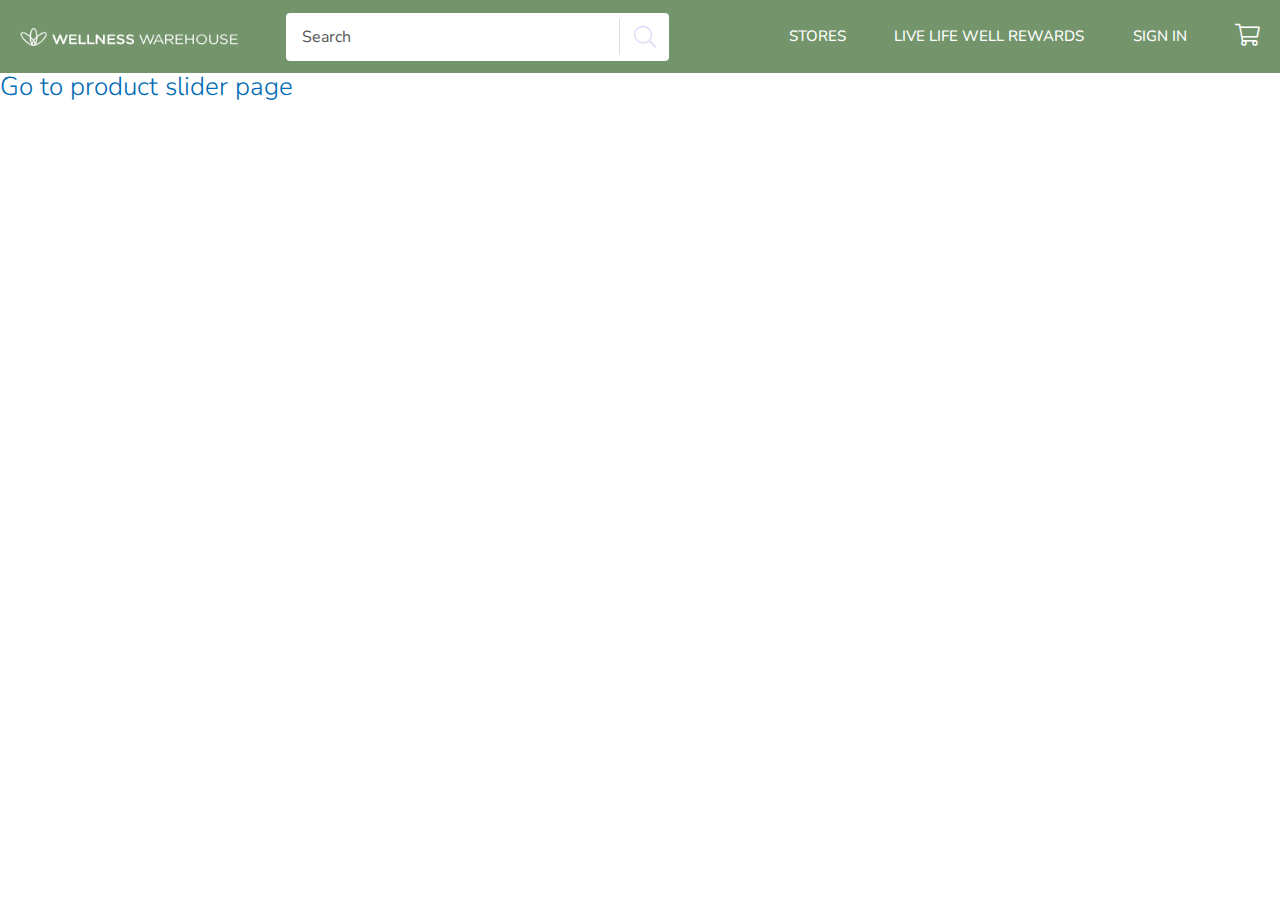
<file: index.html>
<!DOCTYPE html>
<html lang="en">

<head>
    <meta charset="utf-8">
    <meta http-equiv="X-UA-Compatible" content="IE=edge">
    <meta name="viewport" content="width=device-width, initial-scale=1, shrink-to-fit=no">

    <title>Title Here</title>



    <link rel="preconnect" href="https://fonts.googleapis.com">
    <link rel="preconnect" href="https://fonts.gstatic.com" crossorigin>
    <link href="https://fonts.googleapis.com/css2?family=Nunito:ital,wght@0,200;0,300;0,400;0,500;0,600;0,700;0,800;0,900;0,1000;1,200;1,300;1,400;1,500;1,600;1,700;1,800;1,900;1,1000&display=swap" rel="stylesheet"> 
    <link href="assets/css/bootstrap.min.css" rel="stylesheet">
    <link href="assets/css/all.min.css" rel="stylesheet">
    <link href="assets/css/fontawesome.css" rel="stylesheet">
    <link href="assets/css/default.css" rel="stylesheet">
    <link href="assets/css/include.css" rel="stylesheet">

</head>

<body>

    <div class="overlay"></div>

    <!-- offcanva -->
    <div class="offcanva">
        <div class="off-header">
            <div class="cross"><a href="#"><i class="fal fa-times"></i></a></div>
            <div class="titles">
                <h3><span>explore</span><span>explore</span></h3>
            </div>
        </div>
        <div class="off-tab">
            <ul class="nav nav-pills mb-3" id="pills-tab" role="tablist">
                <li class="nav-item" role="presentation">
                  <button class="nav-link active" id="pills-home-tab" data-bs-toggle="pill" data-bs-target="#pills-home" type="button" role="tab" aria-controls="pills-home" aria-selected="true">Home</button>
                </li>
                <li class="nav-item" role="presentation">
                  <button class="nav-link" id="pills-profile-tab" data-bs-toggle="pill" data-bs-target="#pills-profile" type="button" role="tab" aria-controls="pills-profile" aria-selected="false">Profile</button>
                </li>
              </ul>
              <div class="tab-content" id="pills-tabContent">
                <div class="tab-pane fade show active" id="pills-home" role="tabpanel" aria-labelledby="pills-home-tab">
                    <div class="off-menu">
                        <ul>
                            <li><a href="#" class="acctive"><i class="fab fa-apple"></i>Deals</a></li>
                            <li><a href="#"><i class="fab fa-apple"></i>Deals <span class="arrow"><i class="far fa-chevron-right"></i></span></a>
                                <ul class="off-sub">
                                    <li><a href="#">First Aid <i class="far fa-chevron-right"></i></a></li>
                                    <li><a href="#">First Aid <i class="far fa-chevron-right"></i></a></li>
                                    <li><a href="#">First Aid <i class="far fa-chevron-right"></i></a></li>
                                    <li><a href="#">First Aid <i class="far fa-chevron-right"></i></a></li>
                                    <li><a href="#">First Aid <i class="far fa-chevron-right"></i></a></li>
                                    <li><a href="#">First Aid <i class="far fa-chevron-right"></i></a></li>
                                </ul>
                            </li>
                            <li><a href="#"><i class="fab fa-apple"></i>Deals <span class="arrow"><i class="far fa-chevron-right"></i></span></a></li>
                            <li><a href="#"><i class="fab fa-apple"></i>Deals <span class="arrow"><i class="far fa-chevron-right"></i></span></a></li>
                            <li><a href="#"><i class="fab fa-apple"></i>Deals <span class="arrow"><i class="far fa-chevron-right"></i></span></a></li>
                            <li><a href="#"><i class="fab fa-apple"></i>Deals <span class="arrow"><i class="far fa-chevron-right"></i></span></a></li>
                            <li><a href="#"><i class="fab fa-apple"></i>Deals <span class="arrow"><i class="far fa-chevron-right"></i></span></a></li>
                            <li><a href="#"><i class="fab fa-apple"></i>Deals <span class="arrow"><i class="far fa-chevron-right"></i></span></a></li>
                            <li><a href="#"><i class="fab fa-apple"></i>Deals <span class="arrow"><i class="far fa-chevron-right"></i></span></a></li>
                            <li><a href="#"><i class="fab fa-apple"></i>Deals <span class="arrow"><i class="far fa-chevron-right"></i></span></a></li>
                        </ul>
                    </div>
                </div>
                <div class="tab-pane fade" id="pills-profile" role="tabpanel" aria-labelledby="pills-profile-tab">
                    <div class="off-menu">
                        <ul>
                            <li><a href="#" class="acctive"><i class="fab fa-apple"></i>Deals</a></li>
                            <li><a href="#"><i class="fab fa-apple"></i>Deals <span class="arrow"><i class="far fa-chevron-right"></i></span></a>
                                <ul class="off-sub">
                                    <li><a href="#">First Aid <i class="far fa-chevron-right"></i></a></li>
                                    <li><a href="#">First Aid <i class="far fa-chevron-right"></i></a></li>
                                    <li><a href="#">First Aid <i class="far fa-chevron-right"></i></a></li>
                                    <li><a href="#">First Aid <i class="far fa-chevron-right"></i></a></li>
                                    <li><a href="#">First Aid <i class="far fa-chevron-right"></i></a></li>
                                    <li><a href="#">First Aid <i class="far fa-chevron-right"></i></a></li>
                                </ul>
                            </li>
                            <li><a href="#"><i class="fab fa-apple"></i>Deals <span class="arrow"><i class="far fa-chevron-right"></i></span></a></li>
                            <li><a href="#"><i class="fab fa-apple"></i>Deals <span class="arrow"><i class="far fa-chevron-right"></i></span></a></li>
                        </ul>
                    </div>
                </div>
              </div>
              
        </div>
    </div>
    <!-- header-area-start -->
        <div class="header-area">
            <div class="container">
                <div class="row">
                    <div class="col-lg-12">
                        <div class="header-fl">
                            <div class="bar">
                                <a href="#"><i class="fal fa-bars"></i></a>
                            </div>
                            <div class="header-left">
                                <div class="header-logo">
                                    <a href="index.html"><img src="assets/img/sitelogo.webp" alt=""></a>
                                </div>
                                <div class="header-search">
                                    <input type="text" placeholder="search">
                                    <a href="#"><i class="fal fa-search"></i></a>
                                </div>
                            </div>
                            <div class="header-menu">
                                <ul>
                                    <li><a href="#">STORES</a></li>
                                    <li><a href="#">LIVE LIFE WELL REWARDS</a></li>
                                    <li><a href="#">Sign In</a></li>
                                    <li><a href="#"><i class="fal fa-shopping-cart"></i></a></li>
                                </ul>
                            </div>
                            <div class="card">
                                <a href="#"><i class="fal fa-shopping-cart"></i></a>
                            </div>
                        </div>
                    </div>
                </div>
            </div>
        </div>
    <!-- header-area-end -->


    <h1>
        <a href="./product slider.html">Go to product slider page</a>
    </h1>




    <!-- jQuery first, then Popper.js, then Bootstrap JS -->
    <script src="assets/js/jquery.min.js"></script>
    <script src="assets/js/Popper.js"></script>
    <script src="assets/js/bootstrap.min.js"></script>
    <script src="assets/js/main.js"></script>

<script>
    

// Script for OffCanvas Menu Activation
$(document).ready(function () {
    $('.bar').on('click', function () {
        $('.offcanva, .overlay').addClass('active');
    })

    $('.cross').on('click', function () {
        $('.offcanva, .overlay').removeClass('active');
    })

    $('.overlay').on('click', function () {
        $('.offcanva, .overlay').removeClass('active');
    })
})
</script>

</body>

</html>
</file>
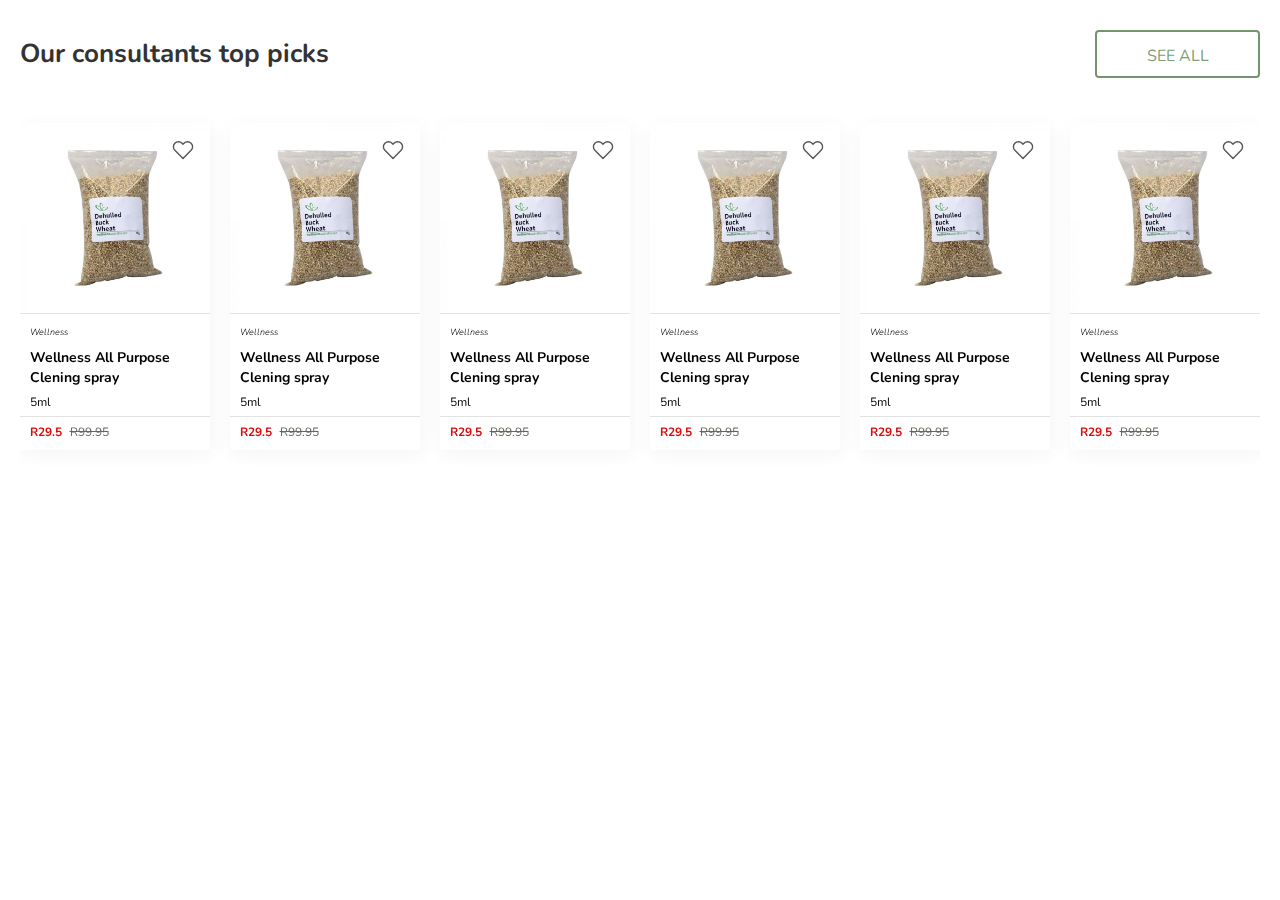
<file: product slider.html>
<!DOCTYPE html>
<html lang="en">
  <head>
    <meta charset="utf-8" />
    <title>Product Slider</title>
    <meta name="viewport" content="width=device-width, initial-scale=1, minimum-scale=1, maximum-scale=1"/>
    <link href="assets/css/fontawesome.css" rel="stylesheet">
    
    <link rel="preconnect" href="https://fonts.googleapis.com">
    <link rel="preconnect" href="https://fonts.gstatic.com" crossorigin>
    <link href="https://fonts.googleapis.com/css2?family=Nunito:ital,wght@0,200;0,300;0,400;0,500;0,600;0,700;0,800;0,900;0,1000;1,200;1,300;1,400;1,500;1,600;1,700;1,800;1,900;1,1000&display=swap" rel="stylesheet"> 
    <link href="assets/css/bootstrap.min.css" rel="stylesheet">
    <!-- Link Swiper's CSS -->
    <link rel="stylesheet" href="https://cdn.jsdelivr.net/npm/swiper/swiper-bundle.min.css"/>
    <link rel="stylesheet" href="./assets/css/include.css">


  </head>

  <body>



    <div class="_product_slider_container">
        <div class="_slider_section_container">
            <div class="_product_slider_header">
                <div class="_heading">
                    <h1>Our consultants top picks</h1>
                </div>
                <div class="_see_more_link">
                    <a class="_seeAllBtn" href="">See All</a>
                </div>
            </div>
            <div class="_swiper_container">
                <!-- Swiper -->
                <div class="swiper mySwiper">
                    <div class="swiper-wrapper">
                        <div class="swiper-slide">
                            <div class="_product">
                                <div class="_product_cart_btn_card">
                                    <form class="_form">
                                        <div class="_product_cart_counter">
                                        <button type="button" role="button" class="_decrase_btn">
                                            <svg xmlns="http://www.w3.org/2000/svg" fill="none" viewBox="0 0 24 24" stroke-width="1.5" stroke="currentColor" class="w-6 h-6">
                                                <path stroke-linecap="round" stroke-linejoin="round" d="M19.5 12h-15" />
                                            </svg>                                          
                                        </button>
                                        <input type="number" class="_counter_input" value="1">
                                        <button type="button" role="button" class="_incrase_btn">
                                            <svg xmlns="http://www.w3.org/2000/svg" fill="none" viewBox="0 0 24 24" stroke-width="1.5" stroke="currentColor" class="w-6 h-6">
                                                <path stroke-linecap="round" stroke-linejoin="round" d="M12 4.5v15m7.5-7.5h-15" />
                                            </svg>                                          
                                        </button>
                                    </div>
                                    <button class="_product_cart_button">Add to Cart</button>
                                    </form>
                                </div>
                                <div class="_product_header">
                                    <div class="_product_img">
                                       <img src="./assets/img/p1.webp" alt="">
                                    </div>
                                    <div title="Add to wishlist" class="_product_fev">
                                        <i><svg stroke="currentColor" fill="none" stroke-width="1.5" viewBox="0 0 24 24" stroke-linecap="round" stroke-linejoin="round" height="1em" width="1em" xmlns="http://www.w3.org/2000/svg"><path d="M20.84 4.61a5.5 5.5 0 0 0-7.78 0L12 5.67l-1.06-1.06a5.5 5.5 0 0 0-7.78 7.78l1.06 1.06L12 21.23l7.78-7.78 1.06-1.06a5.5 5.5 0 0 0 0-7.78z"></path></svg></i>
                                    </div>
                                </div>
                                <div class="_product_content">
                                    <div class="_product_details">
                                        <span class="_product_badge">Wellness</span>
                                        <a href="#" class="_product_title">Wellness All Purpose Clening spray</a>
                                        <span class="_product_batch_size">5ml</span>
                                    </div>
                                    <div class="_product_price">
                                        <div class="_product_main_price">R29.5</div>
                                        <div class="_product_discount">R99.95</div>
                                    </div>
                                    <div class="_product_card_small_screen">
                                        <button class="_product_card_small_screen_btn">Add to Cart</button>
                                    </div>
                                </div>
                             </div>
                        </div>
                        <div class="swiper-slide">
                            <div class="_product">
                                <div class="_product_cart_btn_card">
                                    <form class="_form">
                                        <div class="_product_cart_counter">
                                        <button class="_decrase_btn">
                                            <svg xmlns="http://www.w3.org/2000/svg" fill="none" viewBox="0 0 24 24" stroke-width="1.5" stroke="currentColor" class="w-6 h-6">
                                                <path stroke-linecap="round" stroke-linejoin="round" d="M19.5 12h-15" />
                                            </svg>                                          
                                        </button>
                                        <input type="number" class="_counter_input" value="1">
                                        <button class="_incrase_btn">
                                            <svg xmlns="http://www.w3.org/2000/svg" fill="none" viewBox="0 0 24 24" stroke-width="1.5" stroke="currentColor" class="w-6 h-6">
                                                <path stroke-linecap="round" stroke-linejoin="round" d="M12 4.5v15m7.5-7.5h-15" />
                                            </svg>                                          
                                        </button>
                                        </div>
                                        <button class="_product_cart_button">Add to Cart</button>
                                    </form>
                                </div>
                                <div class="_product_header">
                                    <div class="_product_img">
                                       <img src="./assets/img/p1.webp" alt="">
                                    </div>
                                    <div title="Add to wishlist" class="_product_fev">
                                        <i><svg stroke="currentColor" fill="none" stroke-width="1.5" viewBox="0 0 24 24" stroke-linecap="round" stroke-linejoin="round" height="1em" width="1em" xmlns="http://www.w3.org/2000/svg"><path d="M20.84 4.61a5.5 5.5 0 0 0-7.78 0L12 5.67l-1.06-1.06a5.5 5.5 0 0 0-7.78 7.78l1.06 1.06L12 21.23l7.78-7.78 1.06-1.06a5.5 5.5 0 0 0 0-7.78z"></path></svg></i>
                                    </div>
                                </div>
                                <div class="_product_content">
                                    <div class="_product_details">
                                        <span class="_product_badge">Wellness</span>
                                        <a href="#" class="_product_title">Wellness All Purpose Clening spray</a>
                                        <span class="_product_batch_size">5ml</span>
                                    </div>
                                    <div class="_product_price">
                                        <div class="_product_main_price">R29.5</div>
                                        <div class="_product_discount">R99.95</div>
                                    </div>
                                    <div class="_product_card_small_screen">
                                        <button class="_product_card_small_screen_btn">Add to Cart</button>
                                    </div>
                                </div>
                             </div>
                        </div>
                        <div class="swiper-slide">
                            <div class="_product">
                                <div class="_product_cart_btn_card">
                                    <form class="_form">
                                        <div class="_product_cart_counter">
                                        <button class="_decrase_btn">
                                            <svg xmlns="http://www.w3.org/2000/svg" fill="none" viewBox="0 0 24 24" stroke-width="1.5" stroke="currentColor" class="w-6 h-6">
                                                <path stroke-linecap="round" stroke-linejoin="round" d="M19.5 12h-15" />
                                            </svg>                                          
                                        </button>
                                        <input type="number" class="_counter_input" value="1">
                                        <button class="_incrase_btn">
                                            <svg xmlns="http://www.w3.org/2000/svg" fill="none" viewBox="0 0 24 24" stroke-width="1.5" stroke="currentColor" class="w-6 h-6">
                                                <path stroke-linecap="round" stroke-linejoin="round" d="M12 4.5v15m7.5-7.5h-15" />
                                            </svg>                                          
                                        </button>
                                    </div>
                                    <button class="_product_cart_button">Add to Cart</button>
                                    </form>
                                </div>
                                <div class="_product_header">
                                    <div class="_product_img">
                                       <img src="./assets/img/p1.webp" alt="">
                                    </div>
                                    <div title="Add to wishlist" class="_product_fev">
                                        <i><svg stroke="currentColor" fill="none" stroke-width="1.5" viewBox="0 0 24 24" stroke-linecap="round" stroke-linejoin="round" height="1em" width="1em" xmlns="http://www.w3.org/2000/svg"><path d="M20.84 4.61a5.5 5.5 0 0 0-7.78 0L12 5.67l-1.06-1.06a5.5 5.5 0 0 0-7.78 7.78l1.06 1.06L12 21.23l7.78-7.78 1.06-1.06a5.5 5.5 0 0 0 0-7.78z"></path></svg></i>
                                    </div>
                                </div>
                                <div class="_product_content">
                                    <div class="_product_details">
                                        <span class="_product_badge">Wellness</span>
                                        <a href="#" class="_product_title">Wellness All Purpose Clening spray</a>
                                        <span class="_product_batch_size">5ml</span>
                                    </div>
                                    <div class="_product_price">
                                        <div class="_product_main_price">R29.5</div>
                                        <div class="_product_discount">R99.95</div>
                                    </div>
                                    <div class="_product_card_small_screen">
                                        <button class="_product_card_small_screen_btn">Add to Cart</button>
                                    </div>
                                </div>
                             </div>
                        </div>
                        <div class="swiper-slide">
                            <div class="_product">
                                <div class="_product_cart_btn_card">
                                    <form class="_form">
                                        <div class="_product_cart_counter">
                                        <button class="_decrase_btn">
                                            <svg xmlns="http://www.w3.org/2000/svg" fill="none" viewBox="0 0 24 24" stroke-width="1.5" stroke="currentColor" class="w-6 h-6">
                                                <path stroke-linecap="round" stroke-linejoin="round" d="M19.5 12h-15" />
                                            </svg>                                          
                                        </button>
                                        <input type="number" class="_counter_input" value="1">
                                        <button class="_incrase_btn">
                                            <svg xmlns="http://www.w3.org/2000/svg" fill="none" viewBox="0 0 24 24" stroke-width="1.5" stroke="currentColor" class="w-6 h-6">
                                                <path stroke-linecap="round" stroke-linejoin="round" d="M12 4.5v15m7.5-7.5h-15" />
                                            </svg>                                          
                                        </button>
                                    </div>
                                    <button class="_product_cart_button">Add to Cart</button>
                                    </form>
                                </div>
                                <div class="_product_header">
                                    <div class="_product_img">
                                       <img src="./assets/img/p1.webp" alt="">
                                    </div>
                                    <div title="Add to wishlist" class="_product_fev">
                                        <i><svg stroke="currentColor" fill="none" stroke-width="1.5" viewBox="0 0 24 24" stroke-linecap="round" stroke-linejoin="round" height="1em" width="1em" xmlns="http://www.w3.org/2000/svg"><path d="M20.84 4.61a5.5 5.5 0 0 0-7.78 0L12 5.67l-1.06-1.06a5.5 5.5 0 0 0-7.78 7.78l1.06 1.06L12 21.23l7.78-7.78 1.06-1.06a5.5 5.5 0 0 0 0-7.78z"></path></svg></i>
                                    </div>
                                </div>
                                <div class="_product_content">
                                    <div class="_product_details">
                                        <span class="_product_badge">Wellness</span>
                                        <a href="#" class="_product_title">Wellness All Purpose Clening spray</a>
                                        <span class="_product_batch_size">5ml</span>
                                    </div>
                                    <div class="_product_price">
                                        <div class="_product_main_price">R29.5</div>
                                        <div class="_product_discount">R99.95</div>
                                    </div>
                                    <div class="_product_card_small_screen">
                                        <button class="_product_card_small_screen_btn">Add to Cart</button>
                                    </div>
                                </div>
                             </div>
                        </div>
                        <div class="swiper-slide">
                            <div class="_product">
                                <div class="_product_cart_btn_card">
                                    <form class="_form">
                                        <div class="_product_cart_counter">
                                        <button class="_decrase_btn">
                                            <svg xmlns="http://www.w3.org/2000/svg" fill="none" viewBox="0 0 24 24" stroke-width="1.5" stroke="currentColor" class="w-6 h-6">
                                                <path stroke-linecap="round" stroke-linejoin="round" d="M19.5 12h-15" />
                                            </svg>                                          
                                        </button>
                                        <input type="number" class="_counter_input" value="1">
                                        <button class="_incrase_btn">
                                            <svg xmlns="http://www.w3.org/2000/svg" fill="none" viewBox="0 0 24 24" stroke-width="1.5" stroke="currentColor" class="w-6 h-6">
                                                <path stroke-linecap="round" stroke-linejoin="round" d="M12 4.5v15m7.5-7.5h-15" />
                                            </svg>                                          
                                        </button>
                                    </div>
                                    <button class="_product_cart_button">Add to Cart</button>
                                    </form>
                                </div>
                                <div class="_product_header">
                                    <div class="_product_img">
                                       <img src="./assets/img/p1.webp" alt="">
                                    </div>
                                    <div title="Add to wishlist" class="_product_fev">
                                        <i><svg stroke="currentColor" fill="none" stroke-width="1.5" viewBox="0 0 24 24" stroke-linecap="round" stroke-linejoin="round" height="1em" width="1em" xmlns="http://www.w3.org/2000/svg"><path d="M20.84 4.61a5.5 5.5 0 0 0-7.78 0L12 5.67l-1.06-1.06a5.5 5.5 0 0 0-7.78 7.78l1.06 1.06L12 21.23l7.78-7.78 1.06-1.06a5.5 5.5 0 0 0 0-7.78z"></path></svg></i>
                                    </div>
                                </div>
                                <div class="_product_content">
                                    <div class="_product_details">
                                        <span class="_product_badge">Wellness</span>
                                        <a href="#" class="_product_title">Wellness All Purpose Clening spray</a>
                                        <span class="_product_batch_size">5ml</span>
                                    </div>
                                    <div class="_product_price">
                                        <div class="_product_main_price">R29.5</div>
                                        <div class="_product_discount">R99.95</div>
                                    </div>
                                    <div class="_product_card_small_screen">
                                        <button class="_product_card_small_screen_btn">Add to Cart</button>
                                    </div>
                                </div>
                             </div>
                        </div>
                        <div class="swiper-slide">
                            <div class="_product">
                                <div class="_product_cart_btn_card">
                                    <form class="_form">
                                        <div class="_product_cart_counter">
                                        <button class="_decrase_btn">
                                            <svg xmlns="http://www.w3.org/2000/svg" fill="none" viewBox="0 0 24 24" stroke-width="1.5" stroke="currentColor" class="w-6 h-6">
                                                <path stroke-linecap="round" stroke-linejoin="round" d="M19.5 12h-15" />
                                            </svg>                                          
                                        </button>
                                        <input type="number" class="_counter_input" value="1">
                                        <button class="_incrase_btn">
                                            <svg xmlns="http://www.w3.org/2000/svg" fill="none" viewBox="0 0 24 24" stroke-width="1.5" stroke="currentColor" class="w-6 h-6">
                                                <path stroke-linecap="round" stroke-linejoin="round" d="M12 4.5v15m7.5-7.5h-15" />
                                            </svg>                                          
                                        </button>
                                    </div>
                                    <button class="_product_cart_button">Add to Cart</button>
                                    </form>
                                </div>
                                <div class="_product_header">
                                    <div class="_product_img">
                                       <img src="./assets/img/p1.webp" alt="">
                                    </div>
                                    <div title="Add to wishlist" class="_product_fev">
                                        <i><svg stroke="currentColor" fill="none" stroke-width="1.5" viewBox="0 0 24 24" stroke-linecap="round" stroke-linejoin="round" height="1em" width="1em" xmlns="http://www.w3.org/2000/svg"><path d="M20.84 4.61a5.5 5.5 0 0 0-7.78 0L12 5.67l-1.06-1.06a5.5 5.5 0 0 0-7.78 7.78l1.06 1.06L12 21.23l7.78-7.78 1.06-1.06a5.5 5.5 0 0 0 0-7.78z"></path></svg></i>
                                    </div>
                                </div>
                                <div class="_product_content">
                                    <div class="_product_details">
                                        <span class="_product_badge">Wellness</span>
                                        <a href="#" class="_product_title">Wellness All Purpose Clening spray</a>
                                        <span class="_product_batch_size">5ml</span>
                                    </div>
                                    <div class="_product_price">
                                        <div class="_product_main_price">R29.5</div>
                                        <div class="_product_discount">R99.95</div>
                                    </div>
                                    <div class="_product_card_small_screen">
                                        <button class="_product_card_small_screen_btn">Add to Cart</button>
                                    </div>
                                </div>
                             </div>
                        </div>
                    </div>
                </div>
    
                <div class="_swiper_button swiper-button-prev">
                    <i>
                        <svg xmlns="http://www.w3.org/2000/svg" fill="none" viewBox="0 0 24 24" stroke-width="1.5" stroke="currentColor" class="w-6 h-6">
                            <path stroke-linecap="round" stroke-linejoin="round" d="M15.75 19.5L8.25 12l7.5-7.5" />
                          </svg>                      
                    </i>
                </div>
                <div class="_swiper_button swiper-button-next">
                    <i>
                        <svg xmlns="http://www.w3.org/2000/svg" fill="none" viewBox="0 0 24 24" stroke-width="1.5" stroke="currentColor" class="w-6 h-6">
                            <path stroke-linecap="round" stroke-linejoin="round" d="M8.25 4.5l7.5 7.5-7.5 7.5" />
                        </svg>
                    </i>
                </div>
            </div>
        </div>
    </div>
    <!-- Swiper JS -->
    <script src="https://cdn.jsdelivr.net/npm/swiper/swiper-bundle.min.js"></script>
    <script src="./assets/js/swiperJS.js"></script>
    <script src="./assets/js/carosuelProdutCounter.js"></script>

    </script>
  </body>
</html>
</file>
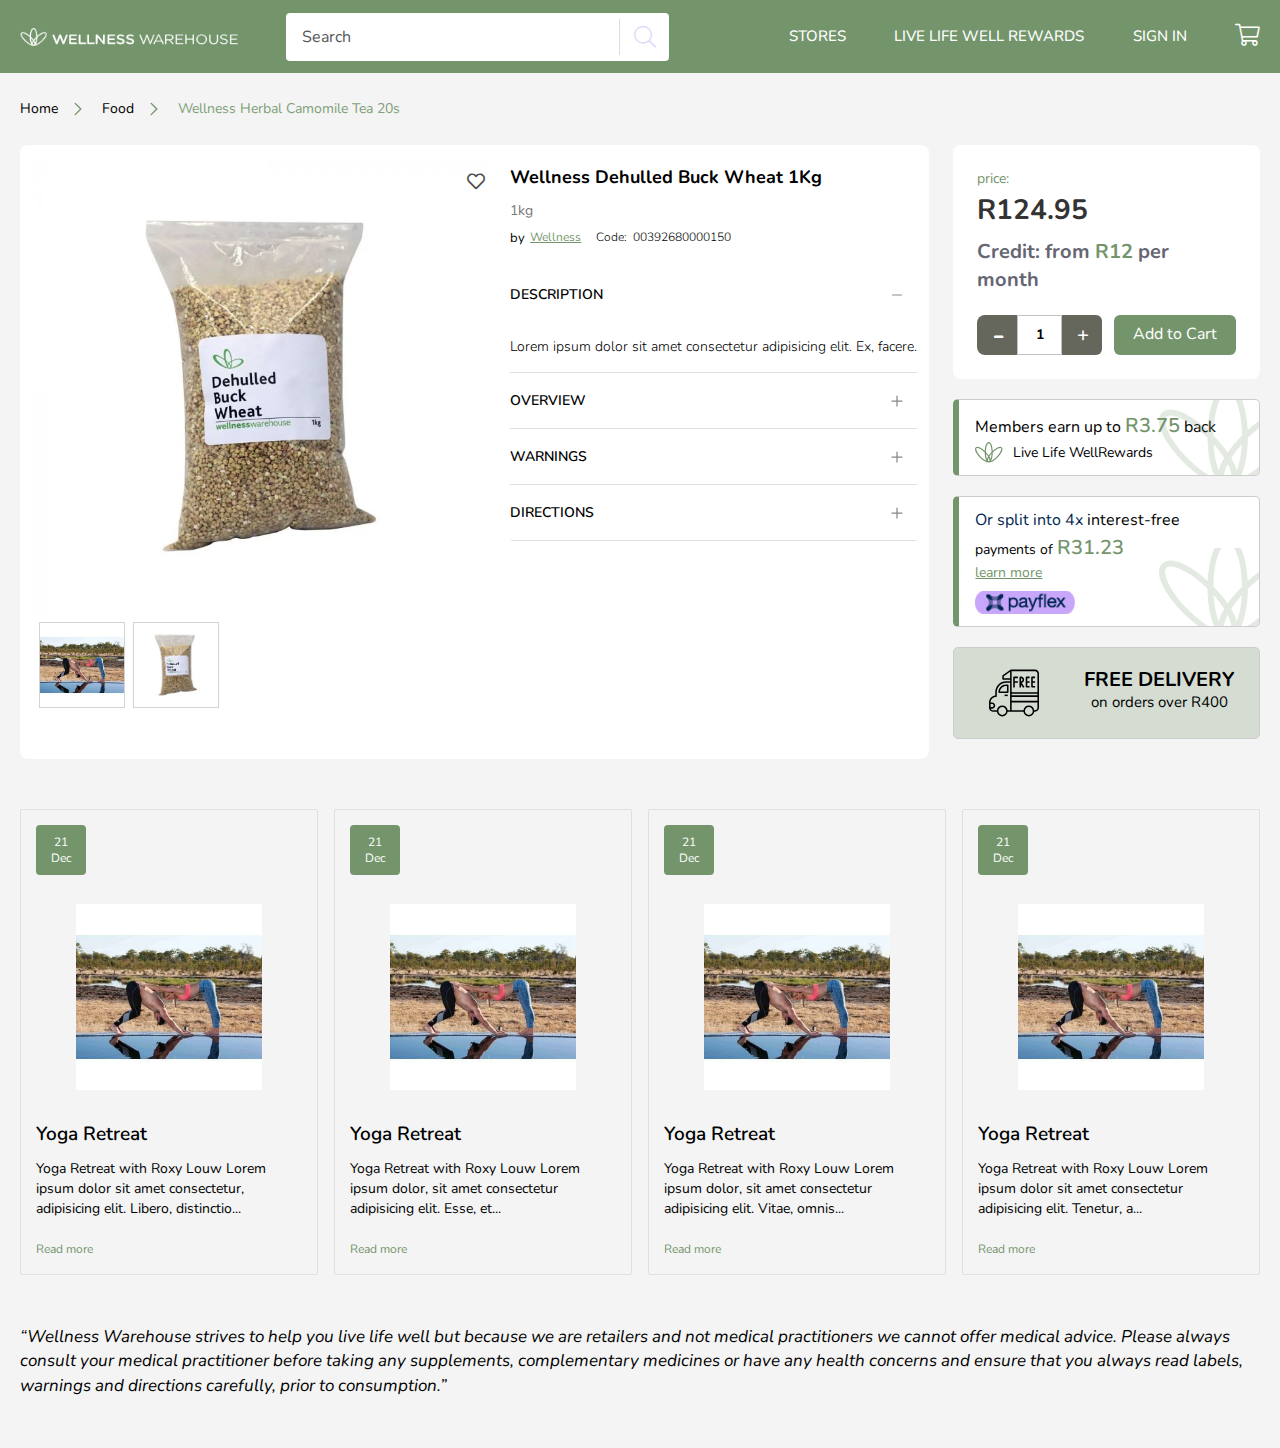
<file: product.html>
<!DOCTYPE html>
<html lang="en">

<head>
    <meta charset="utf-8">
    <meta http-equiv="X-UA-Compatible" content="IE=edge">
    <meta name="viewport" content="width=device-width, initial-scale=1, shrink-to-fit=no">

    <title>Title Here</title>



    <link rel="preconnect" href="https://fonts.googleapis.com">
    <link rel="preconnect" href="https://fonts.gstatic.com" crossorigin>
    <link
        href="https://fonts.googleapis.com/css2?family=Nunito:ital,wght@0,200;0,300;0,400;0,500;0,600;0,700;0,800;0,900;0,1000;1,200;1,300;1,400;1,500;1,600;1,700;1,800;1,900;1,1000&display=swap"
        rel="stylesheet">
    <link href="assets/css/bootstrap.min.css" rel="stylesheet">
    <link href="assets/css/all.min.css" rel="stylesheet">
    <link href="assets/css/fontawesome.css" rel="stylesheet">
    <link href="assets/css/jquery.nice-number.css" rel="stylesheet">
    <link href="assets/css/default.css" rel="stylesheet">
    <link href="assets/css/include.css" rel="stylesheet">

</head>

<body>

    <div class="overlay"></div>

    <!-- offcanva -->
    <div class="offcanva">
        <div class="off-header">
            <div class="cross"><a href="#"><i class="fal fa-times"></i></a></div>
            <div class="titles">
                <h3><span>explore</span><span>explore</span></h3>
            </div>
        </div>
        <div class="off-tab">
            <ul class="nav nav-pills mb-3" id="pills-tab" role="tablist">
                <li class="nav-item" role="presentation">
                    <button class="nav-link active" id="pills-home-tab" data-bs-toggle="pill"
                        data-bs-target="#pills-home" type="button" role="tab" aria-controls="pills-home"
                        aria-selected="true">Home</button>
                </li>
                <li class="nav-item" role="presentation">
                    <button class="nav-link" id="pills-profile-tab" data-bs-toggle="pill"
                        data-bs-target="#pills-profile" type="button" role="tab" aria-controls="pills-profile"
                        aria-selected="false">Profile</button>
                </li>
            </ul>
            <div class="tab-content" id="pills-tabContent">
                <div class="tab-pane fade show active" id="pills-home" role="tabpanel" aria-labelledby="pills-home-tab">
                    <div class="off-menu">
                        <ul>
                            <li><a href="#" class="acctive"><i class="fab fa-apple"></i>Deals</a></li>
                            <li><a href="#"><i class="fab fa-apple"></i>Deals <span class="arrow"><i
                                            class="far fa-chevron-right"></i></span></a>
                                <ul class="off-sub">
                                    <li><a href="#">First Aid <i class="far fa-chevron-right"></i></a></li>
                                    <li><a href="#">First Aid <i class="far fa-chevron-right"></i></a></li>
                                    <li><a href="#">First Aid <i class="far fa-chevron-right"></i></a></li>
                                    <li><a href="#">First Aid <i class="far fa-chevron-right"></i></a></li>
                                    <li><a href="#">First Aid <i class="far fa-chevron-right"></i></a></li>
                                    <li><a href="#">First Aid <i class="far fa-chevron-right"></i></a></li>
                                </ul>
                            </li>
                            <li><a href="#"><i class="fab fa-apple"></i>Deals <span class="arrow"><i
                                            class="far fa-chevron-right"></i></span></a></li>
                            <li><a href="#"><i class="fab fa-apple"></i>Deals <span class="arrow"><i
                                            class="far fa-chevron-right"></i></span></a></li>
                            <li><a href="#"><i class="fab fa-apple"></i>Deals <span class="arrow"><i
                                            class="far fa-chevron-right"></i></span></a></li>
                            <li><a href="#"><i class="fab fa-apple"></i>Deals <span class="arrow"><i
                                            class="far fa-chevron-right"></i></span></a></li>
                            <li><a href="#"><i class="fab fa-apple"></i>Deals <span class="arrow"><i
                                            class="far fa-chevron-right"></i></span></a></li>
                            <li><a href="#"><i class="fab fa-apple"></i>Deals <span class="arrow"><i
                                            class="far fa-chevron-right"></i></span></a></li>
                            <li><a href="#"><i class="fab fa-apple"></i>Deals <span class="arrow"><i
                                            class="far fa-chevron-right"></i></span></a></li>
                            <li><a href="#"><i class="fab fa-apple"></i>Deals <span class="arrow"><i
                                            class="far fa-chevron-right"></i></span></a></li>
                        </ul>
                    </div>
                </div>
                <div class="tab-pane fade" id="pills-profile" role="tabpanel" aria-labelledby="pills-profile-tab">
                    <div class="off-menu">
                        <ul>
                            <li><a href="#" class="acctive"><i class="fab fa-apple"></i>Deals</a></li>
                            <li><a href="#"><i class="fab fa-apple"></i>Deals <span class="arrow"><i
                                            class="far fa-chevron-right"></i></span></a>
                                <ul class="off-sub">
                                    <li><a href="#">First Aid <i class="far fa-chevron-right"></i></a></li>
                                    <li><a href="#">First Aid <i class="far fa-chevron-right"></i></a></li>
                                    <li><a href="#">First Aid <i class="far fa-chevron-right"></i></a></li>
                                    <li><a href="#">First Aid <i class="far fa-chevron-right"></i></a></li>
                                    <li><a href="#">First Aid <i class="far fa-chevron-right"></i></a></li>
                                    <li><a href="#">First Aid <i class="far fa-chevron-right"></i></a></li>
                                </ul>
                            </li>
                            <li><a href="#"><i class="fab fa-apple"></i>Deals <span class="arrow"><i
                                            class="far fa-chevron-right"></i></span></a></li>
                            <li><a href="#"><i class="fab fa-apple"></i>Deals <span class="arrow"><i
                                            class="far fa-chevron-right"></i></span></a></li>
                        </ul>
                    </div>
                </div>
            </div>

        </div>
    </div>



    <!-- header-area-start -->
    <div class="header-area">
        <div class="container">
            <div class="row">
                <div class="col-lg-12">
                    <div class="header-fl">
                        <div class="bar">
                            <a href="#"><i class="fal fa-bars"></i></a>
                        </div>
                        <div class="header-left">
                            <div class="header-logo">
                                <a href="index.html"><img src="assets/img/sitelogo.webp" alt=""></a>
                            </div>
                            <div class="header-search">
                                <input type="text" placeholder="search">
                                <a href="#"><i class="fal fa-search"></i></a>
                            </div>
                        </div>
                        <div class="header-menu">
                            <ul>
                                <li><a href="#">STORES</a></li>
                                <li><a href="#">LIVE LIFE WELL REWARDS</a></li>
                                <li><a href="#">Sign In</a></li>
                                <li><a href="#"><i class="fal fa-shopping-cart"></i></a></li>
                            </ul>
                        </div>
                        <div class="card">
                            <a href="#"><i class="fal fa-shopping-cart"></i></a>
                        </div>
                    </div>
                </div>
            </div>
        </div>
    </div>
    <!-- header-area-end -->


    <!-- // >> param thumb / -->
    <div class="breadcrumbs">
        <div class="container">
            <ul class="items">
                <li class="item link">
                    <a href="#" title="Go to Home Page">Home </a>
                    <i class="_icon">
                        <svg xmlns="http://www.w3.org/2000/svg" fill="none" viewBox="0 0 24 24" stroke-width="1.8" stroke="currentColor" class="w-6 h-6">
                            <path stroke-linecap="round" stroke-linejoin="round" d="M8.25 4.5l7.5 7.5-7.5 7.5" />
                        </svg>
                    </i>
                </li>
                <li class="item link">
                    <a href="#" title="Go to Home Page">Food </a>
                    <i class="_icon">
                        <svg xmlns="http://www.w3.org/2000/svg" fill="none" viewBox="0 0 24 24" stroke-width="1.8" stroke="currentColor" class="w-6 h-6">
                            <path stroke-linecap="round" stroke-linejoin="round" d="M8.25 4.5l7.5 7.5-7.5 7.5" />
                        </svg>
                    </i>
                </li>
                <li class="item product">
                    <span>Wellness Herbal Camomile Tea 20s</span>
                </li>
            </ul>
        </div>
    </div>

    <!-- product-area-start -->
    <div class="product-area">
        <div class="container">
            <div class="row">
                <div class="col-lg-12">
                    <div class="product-fl">
                        <div class="product-left">
                            <div class="product-left-img">
                                <img class="__productDefaultImg" src="assets/img/p1.webp" alt="">
                                <a href="#"><i class="far fa-heart"></i></a>
                                <div class="_product_more_img">
                                    <a class="_js_more_product_img" href="./assets/img/yoga-retreat-article.jpeg">
                                        <img src="./assets/img/yoga-retreat-article.jpeg" alt="">
                                    </a>
                                    <a class="_js_more_product_img" href="./assets/img/p1.webp">
                                        <img src="./assets/img/p1.webp" alt="">
                                    </a>
                                </div>
                            </div>
                            <div class="product-well">
                                <div class="product-well-title">
                                    <h3>Wellness Dehulled Buck Wheat 1Kg </h3>
                                    <span>1kg</span>
                                    <div class="product-well-sub-title">
                                        <p>by <a href="#">Wellness</a></p>
                                        <p>
                                            <span>Code: </span>
                                            <span> 00392680000150</span>
                                        </p>
                                    </div>
                                </div>
                                <div class="product-collaps">
                                    <div class="accordion" id="accordionExample">
                                        <div class="accordion-item">
                                          <h2 class="accordion-header" id="headingOne">
                                            <button class="accordion-button_" type="button" data-bs-toggle="collapse" data-bs-target="#collapseOne" aria-expanded="true" aria-controls="collapseOne">
                                               <span>Description</span>
                                                <div class="__accordion_icon">
                                                    <i class="_plus_icon">
                                                        <svg xmlns="http://www.w3.org/2000/svg" fill="none" viewBox="0 0 24 24" stroke-width="1.5" stroke="currentColor" class="w-6 h-6">
                                                            <path stroke-linecap="round" stroke-linejoin="round" d="M12 6v12m6-6H6" />
                                                          </svg>                                                          
                                                    </i>
                                                    <i class="_minas_icon">
                                                        <svg xmlns="http://www.w3.org/2000/svg" fill="none" viewBox="0 0 24 24" strokeWidth={1.5} stroke="currentColor" className="w-6 h-6">
                                                            <path strokeLinecap="round" strokeLinejoin="round" d="M18 12H6" />
                                                          </svg>                                                     
                                                    </i>
                                                  </div>
                                            </button>
                                          </h2>
                                          <div id="collapseOne" class="accordion-collapse collapse show" aria-labelledby="headingOne" data-bs-parent="#accordionExample">
                                            <div class="accordion-body">
                                                Lorem ipsum dolor sit amet consectetur adipisicing elit. Ex, facere.
                                            </div>
                                          </div>
                                        </div>
                                        <div class="accordion-item">
                                          <h2 class="accordion-header" id="headingTwo">
                                            <button class="accordion-button_ collapsed" type="button" data-bs-toggle="collapse" data-bs-target="#collapseTwo" aria-expanded="false" aria-controls="collapseTwo">
                                               <span>Overview</span>
                                                <div class="__accordion_icon">
                                                    <i class="_plus_icon">
                                                        <svg xmlns="http://www.w3.org/2000/svg" fill="none" viewBox="0 0 24 24" stroke-width="1.5" stroke="currentColor" class="w-6 h-6">
                                                            <path stroke-linecap="round" stroke-linejoin="round" d="M12 6v12m6-6H6" />
                                                          </svg>
                                                          
                                                    </i>
                                                    <i class="_minas_icon">
                                                        <svg xmlns="http://www.w3.org/2000/svg" fill="none" viewBox="0 0 24 24" strokeWidth={1.5} stroke="currentColor" className="w-6 h-6">
                                                            <path strokeLinecap="round" strokeLinejoin="round" d="M18 12H6" />
                                                          </svg>                                                          
                                                    </i>
                                                  </div>
                                            </button>
                                          </h2>
                                          <div id="collapseTwo" class="accordion-collapse collapse" aria-labelledby="headingTwo" data-bs-parent="#accordionExample">
                                            <div class="accordion-body _overview">
                                                Lorem ipsum dolor sit amet consectetur adipisicing elit. Ex, facere.
                                                <ul class="_product_over_view">
                                                    <li>Heigh in fiber</li>
                                                    <li>Product of Canada</li>
                                                    <li>Packed in South Africa</li>
                                                </ul>
                                            </div>
                                          </div>
                                        </div>
                                        <div class="accordion-item">
                                          <h2 class="accordion-header" id="headingThree">
                                            <button class="accordion-button_ collapsed" type="button" data-bs-toggle="collapse" data-bs-target="#collapseThree" aria-expanded="false" aria-controls="collapseThree">
                                               <span>WARNINGS</span>
                                                <div class="__accordion_icon">
                                                    <i class="_plus_icon">
                                                        <svg xmlns="http://www.w3.org/2000/svg" fill="none" viewBox="0 0 24 24" stroke-width="1.5" stroke="currentColor" class="w-6 h-6">
                                                            <path stroke-linecap="round" stroke-linejoin="round" d="M12 6v12m6-6H6" />
                                                          </svg>                                                          
                                                    </i>
                                                    <i class="_minas_icon">
                                                        <svg xmlns="http://www.w3.org/2000/svg" fill="none" viewBox="0 0 24 24" strokeWidth={1.5} stroke="currentColor" className="w-6 h-6">
                                                            <path strokeLinecap="round" strokeLinejoin="round" d="M18 12H6" />
                                                          </svg>                                                          
                                                    </i>
                                                  </div>
                                            </button>
                                          </h2>
                                          <div id="collapseThree" class="accordion-collapse collapse" aria-labelledby="headingThree" data-bs-parent="#accordionExample">
                                            <div class="accordion-body">
                                                Lorem ipsum dolor sit amet consectetur adipisicing elit. Ex, facere.
                                            </div>
                                          </div>
                                        </div>
                                        <div class="accordion-item">
                                            <h2 class="accordion-header" id="headingThree">
                                              <button class="accordion-button_ collapsed" type="button" data-bs-toggle="collapse" data-bs-target="#collapseThree" aria-expanded="false" aria-controls="collapseThree">
                                                 <span>DIRECTIONS</span>
                                                  <div class="__accordion_icon">
                                                      <i class="_plus_icon">
                                                          <svg xmlns="http://www.w3.org/2000/svg" fill="none" viewBox="0 0 24 24" stroke-width="1.5" stroke="currentColor" class="w-6 h-6">
                                                              <path stroke-linecap="round" stroke-linejoin="round" d="M12 6v12m6-6H6" />
                                                            </svg>                                                          
                                                      </i>
                                                      <i class="_minas_icon">
                                                          <svg xmlns="http://www.w3.org/2000/svg" fill="none" viewBox="0 0 24 24" strokeWidth={1.5} stroke="currentColor" className="w-6 h-6">
                                                              <path strokeLinecap="round" strokeLinejoin="round" d="M18 12H6" />
                                                            </svg>                                                          
                                                      </i>
                                                    </div>
                                              </button>
                                            </h2>
                                            <div id="collapseThree" class="accordion-collapse collapse" aria-labelledby="headingThree" data-bs-parent="#accordionExample">
                                              <div class="accordion-body">
                                                  Lorem ipsum dolor sit amet consectetur adipisicing elit. Ex, facere.
                                              </div>
                                            </div>
                                          </div>
                                      </div>
                                </div>
                            </div>
                        </div>
                        <div class="product-right">
                            <div class="product-price">
                                <div class="product-prict-title">
                                    <span>price:</span>
                                    <h3> R124.95 </h3>
                                    <a href="#">Credit: from <span>R12 </span>per month </a>
                                </div>
                                <div class="product-price-nice-fl">
                                    <div class="product-price-nice">
                                        <button class="_decrase">-</button>
                                        <input class="productCountInput" type="number" value="1">
                                        <button class="_incrase">+</button>
                                    </div>
                                    <div class="product-price-btn">
                                        <a href="#">Add to Cart</a>
                                    </div>
                                </div>
                            </div>
                            <div class="product-list">
                                <div class="product-list-item">
                                    <p>Members earn up to <span>R3.75</span> back</p>
                                    <a href="#"><img src="assets/img/flower.svg" alt=""> Live Life Well <span>Rewards</span></a>
                                </div>
                                <div class="product-list-item">
                                    <p><span class="__4x">Or split into 4x </span>interest-free</p>
                                    <div>
                                        payments of <span>  R31.23</span>
                                        <br>
                                        <a  href="#">learn more</a>
                                    </div>
                                    <div class="_payflex">
                                        <img src="./assets/img/partpay_new.png" alt="">
                                    </div>
                                </div>
                                <div class="_freeDelevery_card">
                                   <div class="flex_item flex_item_1">
                                        <img class="_free_delevery_icon" src="./assets/img/delivery-truck.svg" alt="">
                                   </div>
                                   <div class="flex_item flex_item_2">
                                    <span class="title">FREE DELIVERY</span>
                                    <span class="_lead">on orders over R400</span>
                                   </div>
                                </div>
                            </div>
                        </div>
                    </div>
                </div>
            </div>
        </div>
    </div>
    <!-- product-area-end -->

    <!-- recent-area-start -->
        <div class="recent-area">
            <div class="container">
                <div class="row">
                    <div class="col-lg-12">
                        <div class="recent-fl">
                            <div class="single-recent ">
                                <div class="recent-img">
                                    <span>21 <br> Dec</span>
                                    <a href="#"><img src="assets/img/yoga-retreat-article.jpeg" alt=""></a>
                                </div>
                                <div class="recent-text">
                                    <a href="#"><h3>Yoga Retreat</h3></a>
                                    <p>Yoga Retreat with Roxy Louw Lorem ipsum dolor sit amet consectetur, adipisicing elit. Libero, distinctio...</p>
                                    <a href="#">Read more </a>
                                </div>
                            </div>
                            <div class="single-recent">
                                <div class="recent-img">
                                    <span>21 <br> Dec</span>
                                    <a href="#"><img src="assets/img/yoga-retreat-article.jpeg" alt=""></a>
                                </div>
                                <div class="recent-text">
                                    <a href="#"><h3>Yoga Retreat</h3></a>
                                    <p>Yoga Retreat with Roxy Louw Lorem ipsum dolor, sit amet consectetur adipisicing elit. Esse, et...</p>
                                    <a href="#">Read more </a>
                                </div>
                            </div>
                            <div class="single-recent">
                                <div class="recent-img">
                                    <span>21 <br> Dec</span>
                                    <a href="#"><img src="assets/img/yoga-retreat-article.jpeg" alt=""></a>
                                </div>
                                <div class="recent-text">
                                    <a href="#"><h3>Yoga Retreat</h3></a>
                                    <p>Yoga Retreat with Roxy Louw Lorem ipsum dolor, sit amet consectetur adipisicing elit. Vitae, omnis...</p>
                                    <a href="#">Read more </a>
                                </div>
                            </div>
                            <div class="single-recent">
                                <div class="recent-img">
                                    <span>21 <br> Dec</span>
                                    <a href="#"><img src="assets/img/yoga-retreat-article.jpeg" alt=""></a>
                                </div>
                                <div class="recent-text">
                                    <a href="#"><h3>Yoga Retreat</h3></a>
                                    <p>Yoga Retreat with Roxy Louw Lorem ipsum dolor sit amet consectetur adipisicing elit. Tenetur, a...</p>
                                    <a href="#">Read more </a>
                                </div>
                            </div>
                        </div>
                        <div class="recent-last-text">
                            <p>“Wellness Warehouse strives to help you live life well but because we are retailers and not medical practitioners we cannot offer medical advice. Please always consult your medical practitioner before taking any supplements, complementary medicines or have any health concerns and ensure that you always read labels, warnings and directions carefully, prior to consumption.”</p>
                        </div>
                    </div>
                </div>
            </div>
        </div>
    <!-- recent-area-end -->




    <div class="_modal">
        <div class="_modal_controlls">
            <div class="_nex_and_prev_btn">
                <button class="_next">
                    <svg xmlns="http://www.w3.org/2000/svg" fill="none" viewBox="0 0 24 24" stroke-width="1.5" stroke="currentColor" class="w-6 h-6">
                        <path stroke-linecap="round" stroke-linejoin="round" d="M12 6v12m6-6H6" />
                    </svg>   
                </button>
                <button class="_prev">
                    <svg xmlns="http://www.w3.org/2000/svg" fill="none" viewBox="0 0 24 24" strokeWidth={1.5} stroke="currentColor" className="w-6 h-6">
                        <path strokeLinecap="round" strokeLinejoin="round" d="M18 12H6" />
                      </svg> 
                </button>
            </div>
            <div class="_close_button_container">
                <button class="_modal_close_button _js_modal_close_btn">
                 <i>
                    <svg xmlns="http://www.w3.org/2000/svg" fill="none" viewBox="0 0 24 24" strokeWidth={1.5} stroke="currentColor" className="w-6 h-6">
                        <path strokeLinecap="round" strokeLinejoin="round" d="M6 18L18 6M6 6l12 12" />
                    </svg>    
                 </i>                  
                </button>
            </div>
        </div>
        <div class="_modal_img">
            <img src="./assets/img/about_doctor_video_img.png" alt="">
        </div>
    </div>



    <!-- jQuery first, then Popper.js, then Bootstrap JS -->
    <script src="assets/js/jquery.min.js"></script>
    <script src="assets/js/Popper.js"></script>
    <script src="assets/js/bootstrap.min.js"></script>
    <script src="assets/js/jquery.nice-number.js"></script>
    <script src="assets/js/main.js"></script>

    <script>
        // Script for OffCanvas Menu Activation
        $(document).ready(function () {
            $('.bar').on('click', function () {
                $('.offcanva, .overlay').addClass('active');
            })

            $('.cross').on('click', function () {
                $('.offcanva, .overlay').removeClass('active');
            })

            $('.overlay').on('click', function () {
                $('.offcanva, .overlay').removeClass('active');
            })
        })
    </script>

</body>

</html>
</file>
<file: assets/css/default.css>
/* Deafult Margin & Padding */
/*-- Margin Top --*/
.mt-5 {
	margin-top: 5px;
}
.mt-10 {
	margin-top: 10px;
}
.mt-15 {
	margin-top: 15px;
}
.mt-20 {
	margin-top: 20px;
}
.mt-25 {
	margin-top: 25px;
}
.mt-30 {
	margin-top: 30px;
}
.mt-35 {
	margin-top: 35px;
}
.mt-40 {
	margin-top: 40px;
}
.mt-45 {
	margin-top: 45px;
}
.mt-50 {
	margin-top: 50px;
}
.mt-55 {
	margin-top: 55px;
}
.mt-60 {
	margin-top: 60px;
}
.mt-65 {
	margin-top: 65px;
}
.mt-70 {
	margin-top: 70px;
}
.mt-75 {
	margin-top: 75px;
}
.mt-80 {
	margin-top: 80px;
}
.mt-85 {
	margin-top: 85px;
}
.mt-90 {
	margin-top: 90px;
}
.mt-95 {
	margin-top: 95px;
}
.mt-100 {
	margin-top: 100px;
}
.mt-105 {
	margin-top: 105px;
}
.mt-110 {
	margin-top: 110px;
}
.mt-115 {
	margin-top: 115px;
}
.mt-120 {
	margin-top: 120px;
}
.mt-125 {
	margin-top: 125px;
}
.mt-130 {
	margin-top: 130px;
}
.mt-135 {
	margin-top: 135px;
}
.mt-140 {
	margin-top: 140px;
}
.mt-145 {
	margin-top: 145px;
}
.mt-150 {
	margin-top: 150px;
}
.mt-155 {
	margin-top: 155px;
}
.mt-160 {
	margin-top: 160px;
}
.mt-165 {
	margin-top: 165px;
}
.mt-170 {
	margin-top: 170px;
}
.mt-175 {
	margin-top: 175px;
}
.mt-180 {
	margin-top: 180px;
}
.mt-185 {
	margin-top: 185px;
}
.mt-190 {
	margin-top: 190px;
}
.mt-195 {
	margin-top: 195px;
}
.mt-200 {
	margin-top: 200px;
}
/*-- Margin Bottom --*/

.mb-5 {
	margin-bottom: 5px;
}
.mb-10 {
	margin-bottom: 10px;
}
.mb-15 {
	margin-bottom: 15px;
}
.mb-20 {
	margin-bottom: 20px;
}
.mb-25 {
	margin-bottom: 25px;
}
.mb-30 {
	margin-bottom: 30px;
}
.mb-35 {
	margin-bottom: 35px;
}
.mb-40 {
	margin-bottom: 40px;
}
.mb-45 {
	margin-bottom: 45px;
}
.mb-50 {
	margin-bottom: 50px;
}
.mb-55 {
	margin-bottom: 55px;
}
.mb-60 {
	margin-bottom: 60px;
}
.mb-65 {
	margin-bottom: 65px;
}
.mb-70 {
	margin-bottom: 70px;
}
.mb-75 {
	margin-bottom: 75px;
}
.mb-80 {
	margin-bottom: 80px;
}
.mb-85 {
	margin-bottom: 85px;
}
.mb-90 {
	margin-bottom: 90px;
}
.mb-95 {
	margin-bottom: 95px;
}
.mb-100 {
	margin-bottom: 100px;
}
.mb-105 {
	margin-bottom: 105px;
}
.mb-110 {
	margin-bottom: 110px;
}
.mb-115 {
	margin-bottom: 115px;
}
.mb-120 {
	margin-bottom: 120px;
}
.mb-125 {
	margin-bottom: 125px;
}
.mb-130 {
	margin-bottom: 130px;
}
.mb-135 {
	margin-bottom: 135px;
}
.mb-140 {
	margin-bottom: 140px;
}
.mb-145 {
	margin-bottom: 145px;
}
.mb-150 {
	margin-bottom: 150px;
}
.mb-155 {
	margin-bottom: 155px;
}
.mb-160 {
	margin-bottom: 160px;
}
.mb-165 {
	margin-bottom: 165px;
}
.mb-170 {
	margin-bottom: 170px;
}
.mb-175 {
	margin-bottom: 175px;
}
.mb-180 {
	margin-bottom: 180px;
}
.mb-185 {
	margin-bottom: 185px;
}
.mb-190 {
	margin-bottom: 190px;
}
.mb-195 {
	margin-bottom: 195px;
}
.mb-200 {
	margin-bottom: 200px;
}
/*-- Padding Top --*/

.pt-5 {
	padding-top: 5px;
}
.pt-10 {
	padding-top: 10px;
}
.pt-15 {
	padding-top: 15px;
}
.pt-20 {
	padding-top: 20px;
}
.pt-25 {
	padding-top: 25px;
}
.pt-30 {
	padding-top: 30px;
}
.pt-35 {
	padding-top: 35px;
}
.pt-40 {
	padding-top: 40px;
}
.pt-45 {
	padding-top: 45px;
}
.pt-50 {
	padding-top: 50px;
}
.pt-55 {
	padding-top: 55px;
}
.pt-60 {
	padding-top: 60px;
}
.pt-65 {
	padding-top: 65px;
}
.pt-70 {
	padding-top: 70px;
}
.pt-75 {
	padding-top: 75px;
}
.pt-80 {
	padding-top: 80px;
}
.pt-85 {
	padding-top: 85px;
}
.pt-90 {
	padding-top: 90px;
}
.pt-95 {
	padding-top: 95px;
}
.pt-100 {
	padding-top: 100px;
}
.pt-105 {
	padding-top: 105px;
}
.pt-110 {
	padding-top: 110px;
}
.pt-115 {
	padding-top: 115px;
}
.pt-120 {
	padding-top: 120px;
}
.pt-125 {
	padding-top: 125px;
}
.pt-130 {
	padding-top: 130px;
}
.pt-135 {
	padding-top: 135px;
}
.pt-140 {
	padding-top: 140px;
}
.pt-145 {
	padding-top: 145px;
}
.pt-150 {
	padding-top: 150px;
}
.pt-155 {
	padding-top: 155px;
}
.pt-160 {
	padding-top: 160px;
}
.pt-165 {
	padding-top: 165px;
}
.pt-170 {
	padding-top: 170px;
}
.pt-175 {
	padding-top: 175px;
}
.pt-180 {
	padding-top: 180px;
}
.pt-185 {
	padding-top: 185px;
}
.pt-190 {
	padding-top: 190px;
}
.pt-195 {
	padding-top: 195px;
}
.pt-200 {
	padding-top: 200px;
}
/*-- Padding Bottom --*/

.pb-5 {
	padding-bottom: 5px;
}
.pb-10 {
	padding-bottom: 10px;
}
.pb-15 {
	padding-bottom: 15px;
}
.pb-20 {
	padding-bottom: 20px;
}
.pb-25 {
	padding-bottom: 25px;
}
.pb-30 {
	padding-bottom: 30px;
}
.pb-35 {
	padding-bottom: 35px;
}
.pb-40 {
	padding-bottom: 40px;
}
.pb-45 {
	padding-bottom: 45px;
}
.pb-50 {
	padding-bottom: 50px;
}
.pb-55 {
	padding-bottom: 55px;
}
.pb-60 {
	padding-bottom: 60px;
}
.pb-65 {
	padding-bottom: 65px;
}
.pb-70 {
	padding-bottom: 70px;
}
.pb-75 {
	padding-bottom: 75px;
}
.pb-80 {
	padding-bottom: 80px;
}
.pb-85 {
	padding-bottom: 85px;
}
.pb-90 {
	padding-bottom: 90px;
}
.pb-95 {
	padding-bottom: 95px;
}
.pb-100 {
	padding-bottom: 100px;
}
.pb-105 {
	padding-bottom: 105px;
}
.pb-110 {
	padding-bottom: 110px;
}
.pb-115 {
	padding-bottom: 115px;
}
.pb-120 {
	padding-bottom: 120px;
}
.pb-125 {
	padding-bottom: 125px;
}
.pb-130 {
	padding-bottom: 130px;
}
.pb-135 {
	padding-bottom: 135px;
}
.pb-140 {
	padding-bottom: 140px;
}
.pb-145 {
	padding-bottom: 145px;
}
.pb-150 {
	padding-bottom: 150px;
}
.pb-155 {
	padding-bottom: 155px;
}
.pb-160 {
	padding-bottom: 160px;
}
.pb-165 {
	padding-bottom: 165px;
}
.pb-170 {
	padding-bottom: 170px;
}
.pb-175 {
	padding-bottom: 175px;
}
.pb-180 {
	padding-bottom: 180px;
}
.pb-185 {
	padding-bottom: 185px;
}
.pb-190 {
	padding-bottom: 190px;
}
.pb-195 {
	padding-bottom: 195px;
}
.pb-200 {
	padding-bottom: 200px;
}
/* Background Color */

.gray-bg {
	background: #f6f6f6;
}
.white-bg {
	background: #fff;
}
.black-bg {
	background: #222;
}
/* Color */

.white {
	color: #fff;
}
.black {
	color: #222;
}
/* black overlay */

[data-overlay] {
	position: relative;
}
[data-overlay]::before {
	background: #000 none repeat scroll 0 0;
	content: "";
	height: 100%;
	left: 0;
	position: absolute;
	top: 0;
	width: 100%;
	z-index: 1;
}
[data-overlay="3"]::before {
	opacity: 0.3;
}
[data-overlay="4"]::before {
	opacity: 0.4;
}
[data-overlay="5"]::before {
	opacity: 0.5;
}
[data-overlay="6"]::before {
	opacity: 0.6;
}
[data-overlay="7"]::before {
	opacity: 0.7;
}
[data-overlay="8"]::before {
	opacity: 0.8;
}
[data-overlay="9"]::before {
	opacity: 0.9;
}
</file>
<file: assets/css/include.css>
body {
    margin: 0;
    padding: 0
}

article,
aside,
details,
figcaption,
figure,
main,
footer,
header,
nav,
section,
summary {
    display: block
}

audio,
canvas,
video {
    display: inline-block
}

audio:not([controls]) {
    display: none;
    height: 0
}

nav ul,
nav ol {
    list-style: none none
}

img {
    max-width: 100%;
    height: auto;
    border: 0
}

video,
embed,
object {
    max-width: 100%
}

svg:not(:root) {
    overflow: hidden
}

figure {
    margin: 0
}

html {
    font-size: 62.5%;
    -webkit-text-size-adjust: 100%;
    -ms-text-size-adjust: 100%;
    font-size-adjust: 100%
}

body {
    color: #000;
    font-family: 'Nunito', sans-serif, 'Helvetica Neue', Helvetica, Arial, sans-serif;
    font-style: normal;
    font-weight: 400;
    line-height: 1.42857143;
    font-size: 1.4rem
}

p {
    margin-top: 0;
    margin-bottom: 1.6rem
}

abbr[title] {
    border-bottom: 1px dotted #ccc;
    cursor: help
}

b,
strong {
    font-weight: 700
}

em,
i {
    font-style: italic
}

mark {
    background: #f6f6f6;
    color: #000
}

small,
.small {
    font-size: 12px
}

hr {
    border: 0;
    border-top: 1px solid #ccc;
    margin-bottom: 20px;
    margin-top: 20px
}

sub,
sup {
    font-size: 71.42857143000001%;
    line-height: 0;
    position: relative;
    vertical-align: baseline
}

sup {
    top: -.5em
}

sub {
    bottom: -.25em
}

dfn {
    font-style: italic
}

h1 {
    font-weight: 300;
    line-height: 1.1;
    font-size: 2.6rem;
    margin-top: 0;
    margin-bottom: 2rem
}

h2 {
    font-weight: 300;
    line-height: 1.1;
    font-size: 2.6rem;
    margin-top: 2.4rem;
    margin-bottom: 2rem
}

.recent-text h3 {
    font-weight: 600;
    line-height: 1.1;
    font-size: 1.8rem;
    margin-top: 2rem;
    margin-bottom: 1.6rem
}

h4 {
    font-weight: 700;
    line-height: 1.1;
    font-size: 1.4rem;
    margin-top: 2rem;
    margin-bottom: 2rem
}

h5 {
    font-weight: 700;
    line-height: 1.1;
    font-size: 1.2rem;
    margin-top: 2rem;
    margin-bottom: 2rem
}

h6 {
    font-weight: 700;
    line-height: 1.1;
    font-size: 1rem;
    margin-top: 2rem;
    margin-bottom: 2rem
}

h1 small,
h2 small,
h3 small,
h4 small,
h5 small,
h6 small,
h1 .small,
h2 .small,
h3 .small,
h4 .small,
h5 .small,
h6 .small {
    color: #333;
    font-family: 'Nunito', sans-serif, 'Helvetica Neue', Helvetica, Arial, sans-serif;
    font-style: normal;
    font-weight: 400;
    line-height: 1
}

a,
.alink {
    color: #006bb4;
    text-decoration: none
}

a:visited,
.alink:visited {
    color: #006bb4;
    text-decoration: none
}

a:hover,
.alink:hover {
    color: #006bb4;
    text-decoration: underline
}

a:active,
.alink:active {
    color: #ff5501;
    text-decoration: underline
}

ul,
ol {
    margin-top: 0;
    margin-bottom: 2.4rem;
    padding: 0;
    list-style: none;
    margin: 0 !important;
}

ul>li,
ol>li {
    margin-top: 0;
    margin-bottom: 1.6rem;
    margin: 0;
}

ul ul,
ol ul,
ul ol,
ol ol {
    margin-bottom: 0
}

dl {
    margin-bottom: 20px;
    margin-top: 0
}

dt {
    font-weight: 700;
    margin-bottom: 8px;
    margin-top: 0
}

dd {
    margin-bottom: 16px;
    margin-top: 0;
    margin-left: 0
}

code,
kbd,
pre,
samp {
    font-family: Menlo, Monaco, Consolas, 'Courier New', monospace
}

code {
    background: #f6f6f6;
    color: #111;
    padding: 2px 4px;
    font-size: 1.2rem;
    white-space: nowrap
}

kbd {
    background: #f6f6f6;
    color: #111;
    padding: 2px 4px;
    font-size: 1.2rem
}

pre {
    background: #f6f6f6;
    border: 1px solid #ccc;
    color: #111;
    line-height: 1.42857143;
    margin: 0 0 16px;
    padding: 16px;
    font-size: 1.2rem;
    display: block;
    word-wrap: break-word
}

pre code {
    background-color: transparent;
    border-radius: 0;
    color: inherit;
    font-size: inherit;
    padding: 0;
    white-space: pre-wrap
}

blockquote {
    border-left: 0 solid #ccc;
    margin: 0 0 20px 40px;
    padding: 0;
    color: #000;
    font-family: 'Nunito', sans-serif, 'Helvetica Neue', Helvetica, Arial, sans-serif;
    font-style: italic;
    font-weight: 400;
    line-height: 1.42857143;
    font-size: 1.4rem
}

blockquote p:last-child,
blockquote ul:last-child,
blockquote ol:last-child {
    margin-bottom: 0
}

blockquote footer,
blockquote small,
blockquote .small {
    color: #333;
    line-height: 1.42857143;
    font-size: 1rem;
    display: block
}

blockquote footer:before,
blockquote small:before,
blockquote .small:before {
    content: '\2014 \00A0'
}

blockquote cite {
    font-style: normal
}

blockquote:before,
blockquote:after {
    content: ''
}

q {
    quotes: none
}

q:before,
q:after {
    content: '';
    content: none
}

cite {
    font-style: normal
}

table {
    width: 100%;
    border-collapse: collapse;
    border-spacing: 0;
    max-width: 100%
}

table th {
    text-align: left
}

table>tbody>tr>th,
table>tfoot>tr>th,
table>tbody>tr>td,
table>tfoot>tr>td {
    vertical-align: top
}

table>thead>tr>th,
table>thead>tr>td {
    vertical-align: bottom
}

table>thead>tr>th,
table>tbody>tr>th,
table>tfoot>tr>th,
table>thead>tr>td,
table>tbody>tr>td,
table>tfoot>tr>td {
    padding: 11px 16px
}

button {
    background-image: none;
    background: #eee;
    border: 1px solid #ccc;
    color: #333;
    cursor: pointer;
    display: inline-block;
    font-family: 'Nunito', sans-serif, 'Helvetica Neue', Helvetica, Arial, sans-serif;
    font-weight: 600;
    margin: 0;
    padding: 7px 15px;
    font-size: 1.4rem;
    line-height: 1.6rem;
    box-sizing: border-box;
    vertical-align: middle
}

button:focus,
button:active {
    background: #e2e2e2;
    border: 1px solid #ccc;
    color: #333
}

button:hover {
    background: #e1e1e1;
    border: 1px solid #ccc;
    color: #333
}

button.disabled,
button[disabled],
fieldset[disabled] button {
    opacity: .5;
    cursor: default;
    pointer-events: none
}

button::-moz-focus-inner {
    border: 0;
    padding: 0
}

input[type=text],
input[type=password],
input[type=url],
input[type=tel],
input[type=search],
input[type=number],
input[type=datetime],
input[type=email] {
    background: #fff;
    background-clip: padding-box;
    border: 1px solid #c2c2c2;
    border-radius: 1px;
    font-family: 'Nunito', sans-serif, 'Helvetica Neue', Helvetica, Arial, sans-serif;
    font-size: 14px;
    height: 32px;
    line-height: 1.42857143;
    padding: 0 9px;
    vertical-align: baseline;
    width: 100%;
    box-sizing: border-box
}

input[type=text]:disabled,
input[type=password]:disabled,
input[type=url]:disabled,
input[type=tel]:disabled,
input[type=search]:disabled,
input[type=number]:disabled,
input[type=datetime]:disabled,
input[type=email]:disabled {
    opacity: .5
}

input[type=text]::-moz-placeholder,
input[type=password]::-moz-placeholder,
input[type=url]::-moz-placeholder,
input[type=tel]::-moz-placeholder,
input[type=search]::-moz-placeholder,
input[type=number]::-moz-placeholder,
input[type=datetime]::-moz-placeholder,
input[type=email]::-moz-placeholder {
    color: #575757
}

input[type=text]::-webkit-input-placeholder,
input[type=password]::-webkit-input-placeholder,
input[type=url]::-webkit-input-placeholder,
input[type=tel]::-webkit-input-placeholder,
input[type=search]::-webkit-input-placeholder,
input[type=number]::-webkit-input-placeholder,
input[type=datetime]::-webkit-input-placeholder,
input[type=email]::-webkit-input-placeholder {
    color: #575757
}

input[type=text]:-ms-input-placeholder,
input[type=password]:-ms-input-placeholder,
input[type=url]:-ms-input-placeholder,
input[type=tel]:-ms-input-placeholder,
input[type=search]:-ms-input-placeholder,
input[type=number]:-ms-input-placeholder,
input[type=datetime]:-ms-input-placeholder,
input[type=email]:-ms-input-placeholder {
    color: #575757
}

input[type=number] {
    -moz-appearance: textfield
}

input[type=number]::-webkit-inner-spin-button,
input[type=number]::-webkit-outer-spin-button {
    -webkit-appearance: none;
    margin: 0;
}

input[type=search] {
    -webkit-appearance: none
}

input[type=search]::-webkit-search-cancel-button,
input[type=search]::-webkit-search-decoration,
input[type=search]::-webkit-search-results-button,
input[type=search]::-webkit-search-results-decoration {
    -webkit-appearance: none;
}

select {
    background: #fff url('../images/select-bg.svg') no-repeat 100% 45%;
    background-clip: padding-box;
    border: 1px solid #ccc;
    border-radius: 1px;
    font-family: 'Nunito', sans-serif, 'Helvetica Neue', Helvetica, Arial, sans-serif;
    font-size: 14px;
    height: 32px;
    line-height: 1.42857143;
    padding: 4px 25px 8px 16px;
    vertical-align: baseline;
    width: 100%;
    box-sizing: border-box;
    font-size: 12px
}

select:focus {
    border: 1px solid #c2c2c2
}

select:disabled {
    opacity: .5;
    background: #fff;
    border: 1px solid #c2c2c2
}

select[multiple=multiple] {
    height: auto;
    background-image: none
}

textarea {
    background: #fff;
    background-clip: padding-box;
    border: 1px solid #c2c2c2;
    border-radius: 1px;
    font-family: 'Nunito', sans-serif, 'Helvetica Neue', Helvetica, Arial, sans-serif;
    font-size: 14px;
    height: auto;
    line-height: 1.42857143;
    margin: 0;
    padding: 16px;
    vertical-align: baseline;
    width: 100%;
    box-sizing: border-box;
    resize: vertical
}

textarea:disabled {
    opacity: .5
}

textarea::-moz-placeholder {
    color: #575757
}

textarea::-webkit-input-placeholder {
    color: #575757
}

textarea:-ms-input-placeholder {
    color: #575757
}

input[type=checkbox]:not(.icons8-eye) {
    margin: 2px 8px 0 0;
    display: none
}

input[type=checkbox]:not(.icons8-eye):disabled {
    opacity: .5
}

input[type=checkbox]+label:before {
    font-family: "Wellness-Warehouse";
    font-size: 17px;
    display: inline-block;
    position: relative;
    top: 1px;
    margin-right: 8px
}

input[type=checkbox]+label:before {
    content: "\f171"
}

input[type=checkbox]:checked+label:before {
    content: "\f187";
    color: #000
}

input[type=radio] {
    margin: 2px 8px 0 0;
    display: none
}

input[type=radio]:disabled {
    opacity: .5
}

input[type=radio]+label:before {
    font-family: "Wellness-Warehouse";
    font-size: 15px;
    display: inline-block;
    margin-right: 8px
}

input[type=radio]+label:before {
    content: "\f168"
}

:not(.review-control-vote)>input[type=radio]:checked+label:before {
    content: "\f167";
    color: #000
}

input.mage-error,
select.mage-error,
textarea.mage-error {
    border-color: #ed8380
}

div.mage-error[generated] {
    color: #e02b27;
    font-size: 1.2rem
}

input[type=button],
input[type=reset],
input[type=submit] {
    cursor: pointer;
    -webkit-appearance: button
}

input::-moz-focus-inner {
    border: 0;
    padding: 0
}

form {
    -webkit-tap-highlight-color: rgba(0, 0, 0, 0)
}

address {
    font-style: normal
}

*:focus {
    box-shadow: none;
    outline: 0
}

._keyfocus *:focus,
input:not([disabled]):focus,
textarea:not([disabled]):focus,
select:not([disabled]):focus {
    box-shadow: 0 0 3px 1px #00699d
}



/* Header bar section start  version 0.1 */

.header-area {
    height: 73px;
    display: flex;
    align-items: center;
    justify-content: center;
    background: #74956c;
  }
  .header-fl {
    display: flex;
    align-items: center;
    justify-content: space-between;
  }
  .header-left {
    display: flex;
    align-items: center;
  }
  .header-search {
    margin-left: 48px;
    position: relative;
    width: 450px;
  }
  .header-search input {
    background: #fff;
    padding-left: 16px;
    height: 48px;
    padding-right: 32px;
    border-radius: 4px;
    width: 100%;
    border: 0;
    font-size: 16px;
    text-transform: capitalize;
  }
  input:focus {
    outline: none;
  }
  .header-search a {
    position: absolute;
    right: 0;
    height: 36px;
    width: 50px;
    display: flex;
    align-items: center;
    justify-content: center;
    top: 50%;
    transform: translateY(-50%);
    text-decoration: none;
    color: #ddddf7;
    font-size: 22px;
    border-left: 1px solid #ddd;
  }
  .container {
    max-width: 1430px;
  }
  .header-menu {
    width: 38%;
  }
  .header-menu ul {
    display: flex;
    align-items: center;
    justify-content: space-between;
  }
  .header-menu li a {
    color: #fff;
    font-size: 15px;
    font-weight: 500;
    text-decoration: none;
    text-transform: uppercase;
  }
  .header-menu ul li a i {
    font-size: 22px;
  }
  .header-logo a img {
      filter: brightness(999);
  }
  
  .bar a {
      width: 20px;
      height: 40px;
      background: #fff;
      display: flex;
      align-items: center;
      justify-content: center;
      border-radius: 5px;
      font-size: 23px;
      color: #000;
  }
  .bar {
    display: none;
  }
  
  
  /* offcanva--style--start */
  
  .overlay {
      position: fixed;
      width: 100%;
      height: 100%;
      background: #000;
      z-index: 99;
      top: 0;
      left: -100%;
      transition: .3s;
      opacity: 0.5;
  }
  .offcanva {
    width: 90%;
    height: 100%;
    background: #fff;
    position: fixed;
    left: -100%;
    top: 0;
    z-index: 9999;
    transition: .3s;
  }
  .offcanva__menu ul {
    margin: 0;
    padding: 0;
    list-style: none;
  }
  .offcanva__menu ul li a {
    font-size: 18px;
    color: #000;
    font-weight: 500;
    padding: 10px 20px;
    display: block;
    border-bottom: 1px solid #ddd;
    transition: .3s;
  }
  .offcanva__menu {
    margin-top: 60px;
  }
  .cross a {
    font-size: 25px;
    color: #fff;
    position: absolute;
    top: 50%;
    right: auto;
    left: 15px;
    transform: translateY(-50%);
  }
  .offcanva__menu ul li a:hover {
      background: rgb(246,108,255);
      background: -moz-linear-gradient(-45deg, rgba(246,108,255,1) 0%, rgba(190,1,1,1) 100%);
      background: -webkit-linear-gradient(-45deg, rgba(246,108,255,1) 0%,rgba(190,1,1,1) 100%);
      background: linear-gradient(135deg, rgba(246,108,255,1) 0%,rgba(190,1,1,1) 100%);
      filter: progid:DXImageTransform.Microsoft.gradient( startColorstr='#f66cff', endColorstr='#be0101',GradientType=1 );
      color: #fff;
  }
  .header-btn.offcanva__btn {
      display: flex;
      justify-content: center;
      margin-top: 40px;
  }
  
  .overlay.active {
    left: 0;
  }
  .offcanva.active {
    left: 0;
  }
  /* offcanva--style--end */
  /* Header bar section  END */
  
  
  
  .off-header {
    height: 56px;
    background: #74956c;
    display: flex;
    align-items: center;
    justify-content: center;
    position: relative;
  }
  .titles h3 {
    margin: 0;
    font-size: 21px;
    color: #fff;
  }
  .titles h3 span {
    margin: 0 10px;
  }
  .off-tab ul.nav-pills {
    margin: 0 !important;
    background: #fafafa;
    display: flex;
    align-items: center;
    justify-content: center;
  }
  .tab-content {
    background: #fff !important;
  }
  .off-tab ul.nav-pills li button {
    height: 48px !important;
    background: transparent !important;
    color: #000 !important;
    width: 100%;
    font-size: 14px;
  }
  .off-tab ul.nav-pills li {
    width: 50%;
    position: relative;
  }
  .off-tab ul.nav-pills li:before {
    position: absolute;
    content: "";
    background: #ddd;
    height: 30px;
    width: 1px;
    right: -1px;
    top: 50%;
    transform: translateY(-50%);
  }
  .off-tab ul.nav-pills li:last-child::before {
    display: none;
  }
  
  .off-tab ul.nav-pills li button.active {
    color: #74956c !important;
  }
  .off-menu ul li a {
    height: 56px;
    width: 100%;
    display: flex;
    align-items: center;
    text-decoration: none;
    padding: 0 20px;
    color: #000;
    font-size: 16px;
    border-bottom: 1px solid #e0e0e0;
    position: relative;
    font-weight: 500;
  }
  .off-menu ul li a i {
    margin-right: 15px;
    font-size: 22px;
  }
  .arrow {
    position: absolute;
    right: 20px;
  }
  .arrow i {
    font-size: 17px !important;
    color: #ddd;
    margin: 0 !important;
  }
  .off-menu ul li {
    position: relative;
  }
  .off-sub li a {
    display: flex;
    align-items: center;
    justify-content: space-between;
  }
  .off-sub li a i {
    margin: 0 !important;
    font-size: 14px !important;
    color: #ddd;
  }
  .off-sub li a {
    height: 44px !important;
    font-size: 14px !important;
  }
  .off-sub {
    height: 0px;
    opacity: 0;
    visibility: hidden;
    /*! transition: .3s; */
  }
  .off-menu ul li:hover .off-sub {
    opacity: 1;
    height: auto;
    visibility: visible;
  }
  
  .off-menu ul li:hover a .arrow {
    transform: rotate(90deg);
  }
  .arrow {
    transition: .3s;
  }
  .acctive {
    color: #ee2b2a !important;
  }
  
  
  .card {
      display: none;
  }
  
.header-area.blour {
    background-color: rgba(0,0,0,.12);
    backdrop-filter: blur(5px);
    transition: .3s;
  }
  .header-area.blour:hover a {
    color: #000 !important;
  }
  .header-area.blour a {
    transition: .3s;
  }
  .header-area.blour:hover input {
    background: #f4f4f4;
  }
  .header-area.blour:hover .header-search a {
    color: #ddd !important;
  }
  .header-area.blour:hover {
    background: #ffff;
  }
  .header-area.blour:hover .header-logo a img {
    filter: brightness(000);
  }
  .header-logo a img {
    transition: .3s;
  }




  .product-area {
    background: #F4F4F4;
    padding: 50px 0;
    padding-top: 0px !important;
  }
  .product-fl {
    display: flex;
    justify-content: space-between;
  }
  .product-left {
    width: 73.5%;
    box-sizing: border-box;
    padding: 12px;
    border-radius: 8px;
    background-color: #fff;
    display: flex;
    justify-content: space-between;
  }
  .product-left-img {
    width: 54%;
    position: relative;
    cursor: pointer;
  }
  .product-well {
    width: 46%;
  }
  .product-left-img a {
    position: absolute;
    color: rgba(0, 0, 0, 0.712);
    font-size: 18px;
    right: 25px;
    top: 13px;
    transition: 0.3s;
    /* color: # ; */
  }

  .product-left-img ._product_more_img {
    height: 100px;
  }
  .accordion-body {
    font-weight: 300;
  }


  ._overview {
    padding-top: 0 !important;
  }

  ._product_over_view {
    list-style: disc;
    padding-left: 1.5rem;
    margin-top: 1.5rem !important;

  }

  ._product_over_view li {
    font-size: 1.4rem;
    line-height: 30px;
    color: #333;
    font-weight: 300;
  }

  .product-left-img a:hover {
    color: #65665c88;
  }

  .product-well-title h3 {
    font-size: 18px;
    margin-top: 0;
    font-weight: 700;
    margin-bottom: 12px;
    color: #000;
  }
  .product-well-title span {
    font-size: 14px;
    display: block;
    margin-bottom: 8px;
    color: #777;
  }
  .product-well-title {
    margin-bottom: 20px;
    margin-top: 10px;
  }
  .product-well-sub-title p {
    display: flex;
    align-items: center;
    font-size: 13px;
    margin: 0;
    margin-right: 15px;
  }
  .product-well-sub-title p a {
    color: #74956C;
    text-decoration: underline;
    margin-left: 0.5rem;
    font-size: 1.2rem;
  }

  .product-well-sub-title span {
    display: inline-block;
    margin-bottom: 0;
    white-space: pre-wrap;
    font-size: 1.2rem;
    color: #000;
    font-weight: 300;
  }

  .product-well-sub-title {
    display: flex;
    align-items: center;
  }



  .accordion-item h2 {
    margin: 0;
    background: transparent !important;
  }
  .accordion-item {
    border: 0;
    border-bottom: 1px solid #E0E0E0;
  }
  .accordion-item h2 button {
    background: #fff !important;
    padding: 0;
    line-height: 55px;
    text-transform: uppercase;
    border: 0 !important;
    color: #000;
    font-size: 1.4rem;
  }


  .accordion-item .accordion-body {
    padding: 1.5rem 0;
  }


  .product-right {
    width: 24.78%;
    margin-left: 24px;
  }
  .product-price {
    padding: 24px;
    display: inline-block;
    box-sizing: border-box;
    border-radius: 8px;
    background-color: #fff;
    width: 100%;
  }

  .product-price .product-prict-title h3 {
    font-size: 28px;
    color: #333;
  }

  .product-price .product-prict-title a {
    display: inline-block;
    margin-bottom: 20px;
    white-space: pre-wrap;
    color: #65665c;
    font-size: 20px;
    color: #656671;
    font-weight: 700;
  }

  .product-price .product-prict-title a:hover {
    text-decoration: none;
  }

  .product-prict-title span {
    display: inline-block;
    color: #74956C;
  }
  .product-prict-title h3 {
    margin-top: 5px;
    font-size: 32px;
    font-weight: 700;
    margin-bottom: 10px;
  }

  .product-price-nice-fl {
    display: flex;
    align-items: center;
    justify-content: space-between;
  }
  .product-price-btn a {
    width: 122px;
    height: 40px;
    background: #74956C;
    display: flex;
    align-items: center;
    justify-content: center;
    color: #fff;
    border-radius: 6px;
    font-size: 16px;
  }



  .product-list-item {
    width: 100%;
    border: 1px solid #CCCCCC;
    background: #fff;
    margin-top: 20px;
    border-radius: 5px;
    padding: 12px 16px;
    position: relative;
    overflow: hidden;
    margin-bottom: 20px;
    border-left: 6px solid #74956c;
  }

  .product-list-item div span {
    font-size: 20px;
    color: #74956c;
    font-weight: 600;
  }

  .product-list-item div a {
    text-decoration: underline;
    color: #74956c;
  }


  .product-list-item p .__4x {
    color: #002751;
    font-size: 16px;
    font-weight: 400;
  }

  .product-list-item p  {
    margin-bottom: 0.2rem !important;
  }

  .product-list-item ._payflex {
    margin-top: 8px;
  }

  .product-list-item ._payflex img {
    max-width: 100px;
  }


  ._freeDelevery_card {
    width: 100%;
    border: 1px solid #CCCCCC;
    background:  rgba(116,149,108,.24);
    margin-top: 20px;
    border-radius: 5px;
    padding: 20px;
    padding-left: 30px;
    position: relative;
    overflow: hidden;
    margin-bottom: 20px;
    display: flex;
  }


  ._freeDelevery_card .flex_item span {
    display: block;
    text-align: center;
  }
  ._freeDelevery_card .flex_item .title {
    font-weight: bold;
    font-size: 2rem;
    text-transform: uppercase;
    line-height: 24px;
    font-weight: 700;
  }
    
  ._freeDelevery_card .flex_item ._lead {
    font-size: 1.5rem;
  }

  ._freeDelevery_card .flex_item ._free_delevery_icon {
    height: 50px;
    width: 60px;
    margin-right: 4rem;
  }



  .product-list-item p {
    font-size: 16px;
    margin-bottom: 10px;
  }
  .product-list-item p span {
    color: #74956C;
    font-size: 20px;
    font-weight: 600;
  }
  .product-list-item a {
    display: flex;
    align-items: center;
    font-size: 14px;
    color: #000;
  }
  .product-list-item a img {
    margin-right: 10px;
  }
  .product-list-item:before {
    background: url(../img/flower.svg) no-repeat center center;
    content: "";
    position: absolute;
    bottom: -4px;
    right: -40px;
    height: 82px;
    width: 140px;
    background-size: 100%;
    background-repeat: no-repeat;
    opacity: .2;
  }



  .recent-area {
    background: #F4F4F4;
  }
  .recent-fl {
    display: flex;
    justify-content: space-between;
    margin-bottom: 50px;
    flex-wrap: wrap;
  }
  .single-recent {
    position: relative;
    width: 24%;
    border: 1px solid #E0E0E0;
    border-radius: 2px;
    padding: 15px;
  }


  .recent-img {
    position: relative;
    text-align: center;
  }
  .recent-img img {
    max-width: 166px;
    margin: auto;
  }
  .recent-img span {
    display: flex;
    align-items: center;
    width: 50px;
    height: 50px;
    background: #74956C;
    border-radius: 4px;
    justify-content: center;
    color: #fff;
    font-size: 12px;
    line-height: 16px;
    margin-bottom: 29px;
  }
  .recent-img {
    margin-bottom: 34px;
  }
  .recent-text h3 {
    font-size: 19px;
    margin-top: 0;
    margin-bottom: 14px;
    color: #000;
  }
.recent-text a:hover {
  text-decoration: underline;
}
  .recent-text p {
    font-size: 14px;
    margin-bottom: 20px;
  }
  .recent-text a {
    color: #74956C;
    text-decoration: none;
    margin-top: auto;
    font-size: 1.2rem;
  }
  .recent-last-text p {
    font-size: 17px;
    font-style: italic;
    margin: 0;
    margin-bottom: 50px;
  }

.accordion-header {
  display: flex;
}

.accordion-button:focus {
	z-index: 3;
	border-color: #86b7fe;
	outline: 0;  
    box-shadow: 0 0 0 .25rem rgba(13, 110, 253, 0);
}


.accordion-button_ {
  flex: 1;
  display: flex;
  align-items: center;
  justify-content: space-between;
}

.accordion-button_ .__accordion_icon {
  display: flex;
  align-items: center;
  justify-content: center;
  position: relative;
  height: 30px;
  width: 30px;
}





.accordion-button_ .__accordion_icon ._minas_icon {
  position: absolute;
  top: 5px;
  right: 0;
  left: 0;
  bottom: 0;
  display: flex;
  align-items: center;
  justify-content: center;
  height: 20px;
  width: 20px;
  fill: none;
  color: #777;
}

.accordion-button_.collapsed .__accordion_icon ._minas_icon {
  fill: none;
  color: transparent;
}



.accordion-button_.collapsed .__accordion_icon ._plus_icon {
  top: 5px;
  position: absolute;
  right: 0;
  left: 0;
  bottom: 0;
  display: flex;
  align-items: center;
  justify-content: center;
  height: 20px;
  width: 20px;
  fill: none;
  color: #888;
}




/* param thumb */
.breadcrumbs {
  height: 72px;
  display: flex;
  align-items: center;
  justify-content: flex-start;
  background-color: #f4f4f4;
}
.breadcrumbs ._slider_section_container {
  flex: 1;
}
.breadcrumbs .items {
  padding: 0;
  margin: 0;
  list-style: none;
  display: flex;
  align-items: center;
}
.breadcrumbs .items .item {
  position: relative;
  padding-right: 2.2rem;
  margin-right: 2.2rem;
  font-size: 14px;
  display: flex;
  align-items: center;
}
.breadcrumbs .items .item.link a {
  color: #000;
}
.breadcrumbs .items .item.product span {
  color: #80a078;
}
.breadcrumbs .items .item ._icon {
  position: absolute;
  right: -7px;
  height: 18px;
  width: 18px;
  display: flex;
  align-items: center;
  justify-content: center;
}
.breadcrumbs .items .item ._icon svg {
  height: 18px;
  width: 18px;
  color: #74956c;
}
.breadcrumbs .items .item a {
  text-decoration: none;
}


.container {
  max-width: 1440px;
  margin: 0 auto;
  padding: 0 20px;
}

.product-left-img .__productDefaultImg {
  width: 100%;
  padding-right: 2rem;
  -o-object-fit: contain;
     object-fit: contain;
}

._product_more_img {
  height: 100px;
  display: flex;
  padding: 0.7rem;
}
._product_more_img a {
  display: inline-block;
  position: static;
  max-height: 100px !important;
  max-width: 100px;
  margin-right: 0.75rem;
}
._product_more_img a img {
  height: 100% !important;
  width: 100% !important;
  -o-object-fit: cover;
     object-fit: cover;
  border: 1px solid rgba(51, 51, 51, 0.212);
  pointer-events: none;
}

.product-price-nice {
  display: flex;
  align-content: center;
}
.product-price-nice ._decrase, .product-price-nice ._incrase {
  display: flex;
  align-items: center;
  justify-content: center;
  height: 32px;
  width: 32px;
  border: none;
}
.product-price-nice ._decrase {
  border-radius: 8px 0 0 8px;
  cursor: pointer;
  text-align: center;
  color: #fff;
  width: 40px;
  height: 40px;
  display: inline-block;
  background-color: #65665c;
  transition: 0.3s;
  font-size: 31px;
}
.product-price-nice ._decrase:hover {
  background: #74956C !important;
}
.product-price-nice ._incrase:hover {
  background: #74956C !important;
}
.product-price-nice .productCountInput {
  max-width: 45px;
  min-height: 40px;
  font-weight: bold;
  text-align: center;
}
.product-price-nice .productCountInput:focus {
  outline: none;
  box-shadow: none;
}
.product-price-nice ._incrase {
  border-radius: 0 6px 6px 0;
  cursor: pointer;
  text-align: center;
  color: #fff;
  width: 40px;
  height: 40px;
  display: inline-block;
  background-color: #65665c;
  transition: background-color ease-in-out 0.2s;
  font-size: 20px;
}

.product-price-btn a:hover {
  text-decoration: none;
  opacity: 0.9;
}

.recent-img img {
  max-width: 70%;
  max-height: 70%;
  -o-object-fit: cover;
     object-fit: cover;
}
.recent-img a {
  display: inline-block;
}

._modal {
  position: relative;
  display: none;
  position: fixed;
  top: 0;
  left: 0;
  width: 100%;
  height: 100%;
  background-color: rgb(219, 230, 216);
  align-items: center;
  justify-content: center;
}
._modal::after {
  content: "\f15b";
  position: absolute;
}
._modal._modal_active {
  display: flex;
}
._modal ._modal_controlls {
  margin-top: 20px;
  padding-left: 20px;
  padding-right: 20px;
  position: absolute;
  top: 0;
  left: 0;
  right: 0;
  display: flex;
  align-items: flex-start;
  justify-content: space-between;
}
._modal ._modal_controlls ._nex_and_prev_btn {
  display: flex;
  flex-direction: column;
  align-items: flex-start;
}
._modal ._modal_controlls ._nex_and_prev_btn ._next, ._modal ._modal_controlls ._nex_and_prev_btn ._prev {
  border: none;
  background-color: transparent;
  padding: 0;
}
._modal ._modal_controlls ._nex_and_prev_btn ._next svg, ._modal ._modal_controlls ._nex_and_prev_btn ._prev svg {
  height: 30px;
  width: 30px;
  color: #747c6d;
}
._modal ._modal_controlls ._close_button_container ._modal_close_button {
  display: flex;
  align-items: flex-start;
  justify-content: center;
  border: none;
  background-color: transparent;
  height: 40px;
  width: 40px;
  border-radius: 50%;
  padding: 0;
}
._modal ._modal_controlls ._close_button_container ._modal_close_button i {
  display: flex;
  align-items: flex-start;
  justify-content: center;
}
._modal ._modal_controlls ._close_button_container ._modal_close_button i svg {
  color: rgba(51, 51, 51, 0.568);
  height: 30px;
  width: 30px;
}


._modal ._modal_img {
  width: 80%;
  height: 80%;
}
._modal ._modal_img img {
  width: 100%;
  height: 100%;
  -o-object-fit: contain;
     object-fit: contain;
}

.items {
  width: 90%;
  margin: 0px auto;
  margin-top: 100px;
}

.slick-slide {
  margin: 10px;
}/*# sourceMappingURL=product.css.map */




/* // >> Product slider  */

._slider_section_container {
  max-width: 1440px;
  margin: 0 auto;
  padding: 0 20px;
}

/* Chrome, Safari, Edge, Opera */
input::-webkit-outer-spin-button,
input::-webkit-inner-spin-button {
  -webkit-appearance: none;
  margin: 0;
}

/* Firefox */
input[type=number] {
  -moz-appearance: textfield;
}

.swiper {
  padding: 1.5rem 0;
}

._product_slider_container {
  position: relative;
  padding: 3rem 0;
}
._product_slider_container ._product_slider_header {
  margin-bottom: 3rem;
  display: flex;
  align-items: center;
  justify-content: space-between;
}

._product_slider_container ._product_slider_header ._heading h1 {
  font-weight: 700;
  color: #333;
  margin-bottom: 0;
}
._product_slider_container ._product_slider_header ._see_more_link {
  display: flex;
  align-items: flex-start;
}
._product_slider_container ._product_slider_header ._see_more_link ._seeAllBtn {
  text-align: center;
  text-decoration: none;
  font-size: 16px;
  height: 48px;
  line-height: 48px;
  width: 165px;
  border: 2px solid #74956c;
  border-radius: 4px;
  text-transform: uppercase;
  color: #80a078;
}
._product_slider_container ._product_slider_header ._see_more_link ._seeAllBtn:hover {
  background-color: #74956c;
  color: #fff;
}
@media only screen and (max-width: 768px) {
  ._product_slider_container ._product_slider_header ._see_more_link ._seeAllBtn {
    height: 40px;
    line-height: 40px;
    width: 100px;
    font-size: 16px;
  }
}
._product_slider_container ._swiper_container {
  position: relative;
}
._product_slider_container ._swiper_container .swiper {
  -webkit-user-select: none;
     -moz-user-select: none;
      -ms-user-select: none;
          user-select: none;
}
._product_slider_container ._swiper_container .swiper .swiper-wrapper .swiper-slide {
  background-color: #fff;
  box-shadow: 2px 5px 20px rgba(51, 51, 51, 0.048);
  border-radius: 3px;
}
._product_slider_container ._swiper_container .swiper .swiper-wrapper .swiper-slide ._product {
  position: relative;
  max-height: 420px;
  transition: box-shadow 0.5s;
  border-radius: 3px;
}
@media only screen and (max-width: 768px) {
  ._product_slider_container ._swiper_container .swiper .swiper-wrapper .swiper-slide ._product {
    max-height: 430px;
  }
}
@media only screen and (min-width: 768px) {
  ._product_slider_container ._swiper_container .swiper .swiper-wrapper .swiper-slide ._product:hover {
    box-shadow: inset 0 0 0 1px #000;
  }
  ._product_slider_container ._swiper_container .swiper .swiper-wrapper .swiper-slide ._product:hover ._product_cart_btn_card {
    opacity: 1;
    pointer-events: all;
  }
}
._product_slider_container ._swiper_container .swiper .swiper-wrapper .swiper-slide ._product ._product_cart_btn_card {
  position: absolute;
  top: 1;
  left: 1px;
  width: 100%;
  height: 50%;
  z-index: 2;
  transition: opacity 0.4s;
  background-color: rgba(255, 255, 255, 0.247);
  opacity: 0;
  display: flex;
  pointer-events: none;
  align-items: center;
  justify-content: center;
}
._product_slider_container ._swiper_container .swiper .swiper-wrapper .swiper-slide ._product ._product_cart_btn_card ._form {
  display: flex;
  flex-direction: column;
  align-content: center;
  justify-content: center;
}
._product_slider_container ._swiper_container .swiper .swiper-wrapper .swiper-slide ._product ._product_cart_btn_card ._product_cart_counter {
  margin-bottom: 1rem;
  display: flex;
  align-content: center;
  justify-content: center;
}
._product_slider_container ._swiper_container .swiper .swiper-wrapper .swiper-slide ._product ._product_cart_btn_card ._product_cart_counter ._decrase_btn, ._product_slider_container ._swiper_container .swiper .swiper-wrapper .swiper-slide ._product ._product_cart_btn_card ._product_cart_counter ._incrase_btn {
  height: 40px;
  width: 40px;
  border: 1px solid #555;
  background-color: #555;
  color: #fff;
  display: flex;
  align-items: center;
  justify-content: center;
}
._product_slider_container ._swiper_container .swiper .swiper-wrapper .swiper-slide ._product ._product_cart_btn_card ._product_cart_counter ._decrase_btn:hover, ._product_slider_container ._swiper_container .swiper .swiper-wrapper .swiper-slide ._product ._product_cart_btn_card ._product_cart_counter ._incrase_btn:hover {
  border-color: #555;
  background-color: #fff;
}
._product_slider_container ._swiper_container .swiper .swiper-wrapper .swiper-slide ._product ._product_cart_btn_card ._product_cart_counter ._decrase_btn:hover svg, ._product_slider_container ._swiper_container .swiper .swiper-wrapper .swiper-slide ._product ._product_cart_btn_card ._product_cart_counter ._incrase_btn:hover svg {
  color: #555;
}
._product_slider_container ._swiper_container .swiper .swiper-wrapper .swiper-slide ._product ._product_cart_btn_card ._product_cart_counter ._decrase_btn svg, ._product_slider_container ._swiper_container .swiper .swiper-wrapper .swiper-slide ._product ._product_cart_btn_card ._product_cart_counter ._incrase_btn svg {
  height: 20px;
  width: 20px;
  pointer-events: none;
}
._product_slider_container ._swiper_container .swiper .swiper-wrapper .swiper-slide ._product ._product_cart_btn_card ._product_cart_counter ._decrase_btn {
  border-radius: 3px 0 0 3px;
  border-right: 0;
}
._product_slider_container ._swiper_container .swiper .swiper-wrapper .swiper-slide ._product ._product_cart_btn_card ._product_cart_counter ._incrase_btn {
  border-radius: 0 3px 3px 0;
  border-left: 0;
}
._product_slider_container ._swiper_container .swiper .swiper-wrapper .swiper-slide ._product ._product_cart_btn_card ._product_cart_counter ._counter_input {
  border: 0;
  width: 40px;
  height: 40px;
  padding: 0 0.5rem;
  display: inline-block;
  color: #333;
  font-size: 14px;
  font-weight: 700;
  font-family: "Nunito", sans-serif, "Helvetica Neue", Helvetica, Arial, sans-serif;
  text-align: center;
  border: 1px solid #555;
  box-shadow: none;
}
._product_slider_container ._swiper_container .swiper .swiper-wrapper .swiper-slide ._product ._product_cart_btn_card ._product_cart_counter ._counter_input:focus {
  outline: none;
}
._product_slider_container ._swiper_container .swiper .swiper-wrapper .swiper-slide ._product ._product_cart_btn_card ._product_cart_button {
  display: inline-block;
  line-height: 40px;
  font-weight: 400;
  border-radius: 4px;
  font-family: "Nunito", sans-serif, "Helvetica Neue", Helvetica, Arial, sans-serif;
  text-align: center;
  background-color: #74956c;
  color: #fff;
  outline: none;
  border: none;
  font-weight: 100;
  width: 120px;
  padding: 0 !important;
}
._product_slider_container ._swiper_container .swiper .swiper-wrapper .swiper-slide ._product ._product_cart_btn_card ._product_cart_button:hover {
  background: #fff;
  box-shadow: 0 0 0 1px rgba(0, 0, 0, 0.514);
  color: #74956c;
}
._product_slider_container ._swiper_container .swiper .swiper-wrapper .swiper-slide ._product ._product_header {
  position: relative;
  border-bottom: 1px solid rgba(153, 153, 153, 0.2862745098);
}
._product_slider_container ._swiper_container .swiper .swiper-wrapper .swiper-slide ._product ._product_header ._product_img {
  padding: 1px;
}
._product_slider_container ._swiper_container .swiper .swiper-wrapper .swiper-slide ._product ._product_header ._product_img img {
  width: 100%;
  max-height: 250px;
  -o-object-fit: contain;
     object-fit: contain;
}
@media only screen and (max-width: 768px) {
  ._product_slider_container ._swiper_container .swiper .swiper-wrapper .swiper-slide ._product ._product_header ._product_img img {
    max-height: 206px;
  }
}
._product_slider_container ._swiper_container .swiper .swiper-wrapper .swiper-slide ._product ._product_header ._product_fev {
  position: absolute;
  top: 16px;
  right: 16px;
  z-index: 11;
  display: inline-block;
}
._product_slider_container ._swiper_container .swiper .swiper-wrapper .swiper-slide ._product ._product_header ._product_fev i svg {
  height: 22px;
  width: 22px;
  color: #555;
  cursor: pointer;
}
._product_slider_container ._swiper_container .swiper .swiper-wrapper .swiper-slide ._product ._product_header ._product_fev:hover i svg {
  color: #888;
}
._product_slider_container ._swiper_container .swiper .swiper-wrapper .swiper-slide ._product ._product_content {
  padding: 1rem 0;
}
._product_slider_container ._swiper_container .swiper .swiper-wrapper .swiper-slide ._product ._product_content ._product_details, ._product_slider_container ._swiper_container .swiper .swiper-wrapper .swiper-slide ._product ._product_content ._product_price {
  padding: 0 1rem;
}
._product_slider_container ._swiper_container .swiper .swiper-wrapper .swiper-slide ._product ._product_content ._product_details {
  display: flex;
  flex-direction: column;
  border-bottom: 1px solid rgba(153, 153, 153, 0.2862745098);
}
._product_slider_container ._swiper_container .swiper .swiper-wrapper .swiper-slide ._product ._product_content ._product_details ._product_badge {
  font-style: italic;
  margin-bottom: 0.75rem;
  text-align: left;
  color: #000;
  line-height: 24px;
  font-size: 0.9rem;
  font-weight: 300;
  line-height: 16px;
  font-family: "Nunito", sans-serif, "Helvetica Neue", Helvetica, Arial, sans-serif;
}
@media only screen and (max-width: 768px) {
  ._product_slider_container ._swiper_container .swiper .swiper-wrapper .swiper-slide ._product ._product_content ._product_details ._product_badge {
    font-size: 12px;
    margin-bottom: 0.2rem;
  }
}
._product_slider_container ._swiper_container .swiper .swiper-wrapper .swiper-slide ._product ._product_content ._product_details ._product_title {
  display: block;
  color: #000;
  font-weight: 700;
  margin-bottom: 0.6rem;
  text-decoration: none;
}
@media only screen and (max-width: 768px) {
  ._product_slider_container ._swiper_container .swiper .swiper-wrapper .swiper-slide ._product ._product_content ._product_details ._product_title {
    font-size: 14px;
  }
}
._product_slider_container ._swiper_container .swiper .swiper-wrapper .swiper-slide ._product ._product_content ._product_details ._product_title:hover {
  text-decoration: underline;
  cursor: pointer;
}
._product_slider_container ._swiper_container .swiper .swiper-wrapper .swiper-slide ._product ._product_content ._product_details ._product_batch_size {
  margin-bottom: 0.5rem;
  font-size: 12px;
}
._product_slider_container ._swiper_container .swiper .swiper-wrapper .swiper-slide ._product ._product_content ._product_price {
  padding-top: 0.75rem;
  display: flex;
  line-height: 16px;
  font-size: 12px;
}
._product_slider_container ._swiper_container .swiper .swiper-wrapper .swiper-slide ._product ._product_content ._product_price ._product_main_price {
  color: rgb(218, 11, 11);
  margin-right: 0.75rem;
  font-weight: bold;
}
._product_slider_container ._swiper_container .swiper .swiper-wrapper .swiper-slide ._product ._product_content ._product_price ._product_discount {
  text-decoration: line-through;
  font-size: 600;
  color: #65665c;
}
._product_slider_container ._swiper_container .swiper .swiper-wrapper .swiper-slide ._product ._product_content ._product_card_small_screen {
  display: none;
}
._product_slider_container ._swiper_container .swiper .swiper-wrapper .swiper-slide ._product ._product_content ._product_card_small_screen ._product_card_small_screen_btn {
  width: 100%;
  border: none;
  padding-top: 10px;
  padding-bottom: 10px;
  background-color: #74956c;
  border-radius: 4px;
  color: #fff;
  font-weight: 100;
}
@media only screen and (max-width: 768px) {
  ._product_slider_container ._swiper_container .swiper .swiper-wrapper .swiper-slide ._product ._product_content ._product_card_small_screen {
    display: block;
    padding: 0 0.75rem;
    padding-top: 0.75rem;
  }
}
@media only screen and (min-width: 768px) {
  ._product_slider_container ._swiper_container:hover ._swiper_button {
    opacity: 1;
    pointer-events: all;
  }
}
._product_slider_container ._swiper_container ._swiper_button {
  opacity: 0;
  height: 40px;
  width: 40px;
  border-radius: 50%;
  background-color: #fff;
  box-shadow: 2px 5px 20px rgba(51, 51, 50, 0.1647058824);
  transition: opacity 0.5s;
  pointer-events: none;
}
._product_slider_container ._swiper_container ._swiper_button.swiper-button-prev {
  left: 20px;
}
._product_slider_container ._swiper_container ._swiper_button.swiper-button-next {
  right: 20px;
}
._product_slider_container ._swiper_container ._swiper_button::after {
  content: "";
}
._product_slider_container ._swiper_container ._swiper_button i svg {
  height: 25px;
  width: 25px;
}
@media only screen and (max-width: 768px) {
  ._product_slider_container ._swiper_container ._swiper_button {
    height: 35px;
    width: 35px;
  }
  ._product_slider_container ._swiper_container ._swiper_button.swiper-button-prev {
    left: 20px;
  }
  ._product_slider_container ._swiper_container ._swiper_button.swiper-button-next {
    right: 20px;
  }
  ._product_slider_container ._swiper_container ._swiper_button i svg {
    height: 20px;
    width: 20px;
  }
}/*# sourceMappingURL=productSlider.css.map */

/* // Product slider end / */







  /* XL Device :1200px. */
@media (min-width: 1200px) and (max-width: 1449px) {


	.header-logo a img {
		max-width: 218px;
	}

	.header-search {
		width: 383px;
	}

}

/* LG Device :992px. */
@media (min-width: 992px) and (max-width: 1200px) {

	.header-logo a img {
		max-width: 218px;
	}

	.header-search {
		width: 264px;
		margin-left: 30px;
	}

	.header-menu {
		width: 44%;
	}

    .product-left {
        width: 100%;
        margin-bottom: 20px;
      }
      .product-fl {
        flex-wrap: wrap;
      }
      .product-right {
        width: 100%;
        margin-left: 0;
      }
      .single-recent {
        width: 31.33%;
        margin-bottom: 30px;
      }

      ._freeDelevery_card .flex_item_2 {
        flex: 1;
        text-align: center;
        text-align: center;
      }







}


/* MD Device :768px. */
@media (min-width: 768px) and (max-width: 991px) {


  ._product_slider_container ._product_slider_header ._heading h1 {
    font-size: 16px !important;
    font-weight: 700;
    }

    ._see_more_link ._seeAllBtn {
      border: none !important;
      font-size: 16px;
      text-transform: unset !important;
      width: auto !important;
    }

    ._product_slider_container ._product_slider_header ._see_more_link ._seeAllBtn:hover {
      text-decoration: underline;
      background: transparent !important;
      border: 0 !important;
      color: #74956c;
    }

	.header-logo a img {
		max-width: 262px;
	}

	.header-search {
		width: 264px;
		margin-left: 30px;
		display: none;
	}

	.header-menu {
		width: 44%;
		display: none;
	}


	.card {
		background: transparent;
		border: 0;
		display: block;
	}

	.card a {
		color: #fff;
		font-size: 24px;
	}

	.bar {
		display: block;
		background: transparent;
	}

	.bar a {
		background: transparent;
		color: #fff;
		text-decoration: none;
	}



    .product-left {
        width: 100%;
        margin-bottom: 20px;
      }
      .product-fl {
        flex-wrap: wrap;
      }
      .product-right {
        width: 100%;
        margin-left: 0;
      }
      .single-recent {
        width: 48%;
        margin-bottom: 30px;
      }

      ._freeDelevery_card .flex_item_2 {
        flex: 1;
        text-align: center;
        text-align: center;
      }




}


/* SM Small Device :320px. */
@media only screen and (min-width: 320px) and (max-width: 767px) {


  ._product_slider_container ._product_slider_header ._heading h1 {
    font-size: 16px !important;
    font-weight: 700;
    }

    ._see_more_link ._seeAllBtn {
      border: none !important;
      font-size: 16px;
      text-transform: unset !important;
      width: auto !important;
    }

    ._product_slider_container ._product_slider_header ._see_more_link ._seeAllBtn:hover {
      text-decoration: underline;
      background: transparent !important;
      border: 0 !important;
      color: #74956c;
    }
  

	.header-logo a img {
		max-width: 206px;
	}

	.header-search {
		width: 264px;
		margin-left: 30px;
		display: none;
	}

	.header-menu {
		width: 44%;
		display: none;
	}


	.card {
		background: transparent;
		border: 0;
		display: block;
	}

	.card a {
		color: #fff;
		font-size: 24px;
	}

	.bar {
		display: block;
		background: transparent;
	}

	.bar a {
		background: transparent;
		color: #fff;
		text-decoration: none;
	}

  .product-area {
    padding-bottom: 1.5rem;
  }
  
    .product-left {
        width: 100%;
        margin-bottom: 20px;
        flex-wrap: wrap;
        margin-bottom: 0;
        border-radius: 8px 8px 0 0;
      }
      .product-fl {
        flex-wrap: wrap;
      }
      .product-right {
        width: 100%;
        margin-left: 0;
      }
      .single-recent {
        width: 100%;
        margin-bottom: 30px;
      }

      .product-well-title {
        margin: 0;
        padding-top: 24px;
        padding-bottom: 1.5rem;
        border-bottom: 1px solid #74956c25;
      }

      .product-well-title h3 {
        font-size: 1.4rem !important;
        color: #000;
      }

      .product-price {
        border-radius: 0 0 8px 8px;
        padding: 10px 12px 12px 12px;
      }

      .product-prict-title span {
        font-size: 1.2rem;
      }

      .product-prict-title h3 {
        font-size: 2rem !important;
      }
      .product-prict-title a {
        font-size: 1.4rem !important;
        line-height: 16px !important;
      }

      .product-prict-title a span {
        font-size: 1.4rem !important;
        line-height: 16px !important;
        font-weight: 700;
      }


      .accordion-button_{
        font-size: 1.4rem;
        font-weight: 700;
      }
     

      .product-list-item:before {
        bottom: -4px;
        right: -30px;
        height: 90px;
        width: 120px;

    }

   

.product-left-img {
  width: 100%;
  padding-bottom: 0.75rem;
  border-bottom: 1px solid #74956c25;
}
.product-well {
  width: 100%;
}


.product-left-img ._product_more_img {
  height: 70px;
}

.nice-number button {
    background: #65665C;
    height: 40px;
    width: 40px;
    border: 0;
  }
  .nice-number input {
    width: 59px !important;
    height: 40px;
  }
  .nice-number {
    border: 5px;
    overflow: hidden;
  }

._freeDelevery_card {
  display: none;
}




}


@media only screen and (min-width: 320px) and (max-width: 500px) {
  .breadcrumbs .items  { 
    display: block !important;
  }
  .breadcrumbs .items  .link {
    display: inline-block !important;
    margin-bottom: 0.2rem;
  }

  .breadcrumbs .items  .link a, i {
    display: inline-block !important;
  }

  ._product_slider_container ._product_slider_header ._heading h1 {
    font-size: 16px !important;
    font-weight: 700;
    }

    ._see_more_link ._seeAllBtn {
      border: none !important;
      font-size: 16px;
      text-transform: unset !important;
      width: auto !important;
    }

    ._product_slider_container ._product_slider_header ._see_more_link ._seeAllBtn:hover {
      text-decoration: underline;
      background: transparent !important;
      border: 0 !important;
      color: #74956c;
    }

  .__accordion_icon ._plus_icon,
  .__accordion_icon ._minas_icon {
    position: absolute;
    top: -12px !important;
    left: 0 !important;
  }

  .__accordion_icon.collapsed ._plus_icon,
  .__accordion_icon ._minas_icon {
    position: absolute;
    top: 0;
    left: 0;
    display: flex;
    align-items: center;
    justify-content: center;
  }

}
</file>
